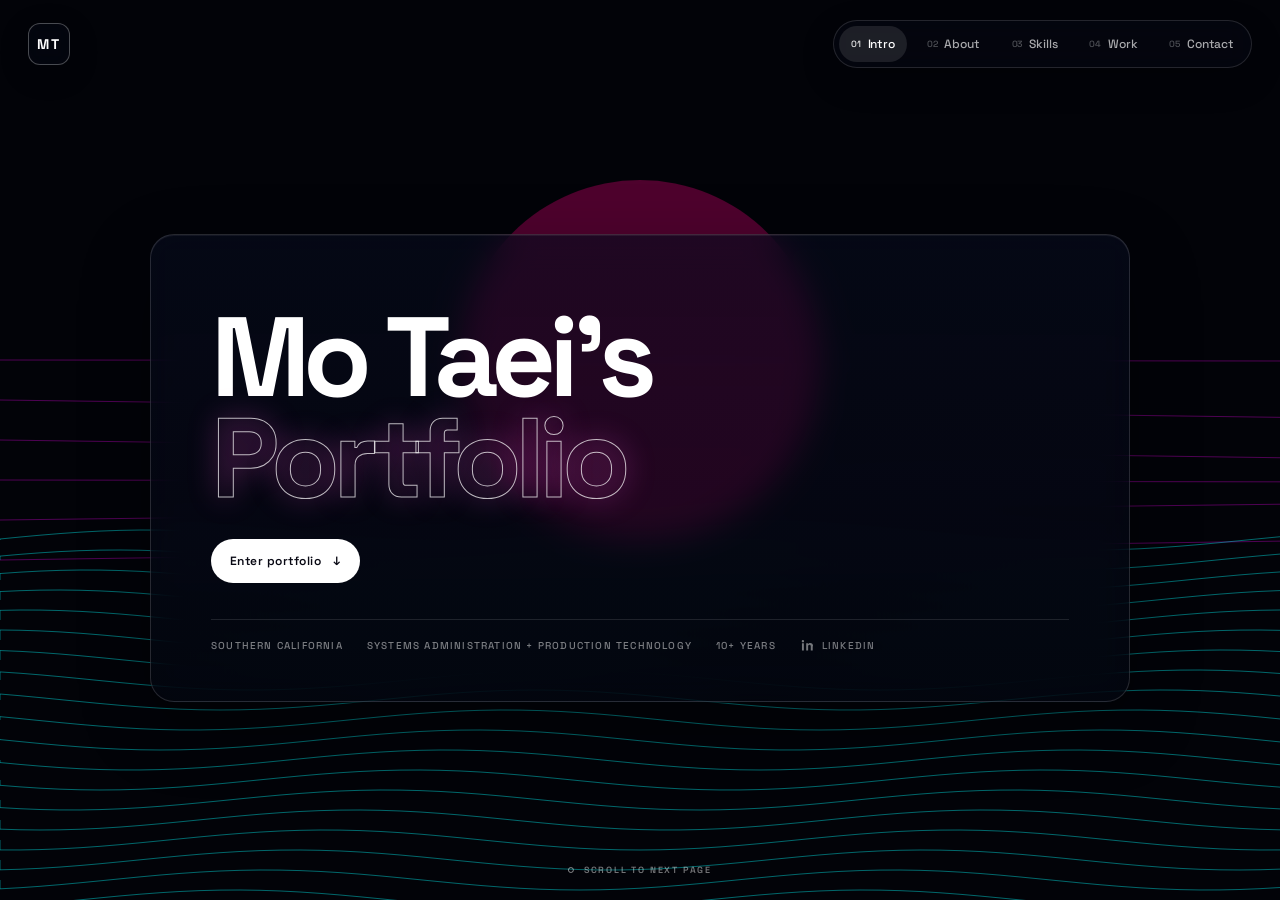
<file: index.html>
<!DOCTYPE html>
<html lang="en">
<head>
  <meta charset="UTF-8">
  <meta name="viewport" content="width=device-width, initial-scale=1.0, viewport-fit=cover">
  <meta name="theme-color" content="#03040b">
  <meta name="description" content="Mo Taei's portfolio. Systems administration, creative technology, and production infrastructure.">
  <link rel="icon" href="favicon.ico" type="image/x-icon">
  <title>Mo Taei | Portfolio</title>
  <link rel="preconnect" href="https://fonts.googleapis.com">
  <link rel="preconnect" href="https://fonts.gstatic.com" crossorigin>
  <link href="https://fonts.googleapis.com/css2?family=DM+Sans:wght@400;500;600;700&family=Space+Grotesk:wght@400;500;600;700&display=swap" rel="stylesheet">
  <link rel="stylesheet" href="styles.css">
</head>
<body>
  <nav class="nav" aria-label="Primary navigation">
    <a class="nav-brand" href="#intro" aria-label="Mo Taei home">MT</a>
    <div class="nav-pages">
      <a class="active" href="#intro"><span>01</span>Intro</a>
      <a href="#about"><span>02</span>About</a>
      <a href="#skills"><span>03</span>Skills</a>
      <a href="#portfolio"><span>04</span>Work</a>
      <a href="#contact"><span>05</span>Contact</a>
    </div>
  </nav>

  <main class="container">
    <section class="section hero-section" id="intro">
      <canvas class="bgCanvas" data-bgtype="retrowaveIntro"></canvas>
      <div class="hero-card glass-card">
        <h1>Mo Taei's<br><em>Portfolio</em></h1>
        <div class="hero-links">
          <a class="btn btn-primary" href="#about">Enter portfolio <span>↓</span></a>
        </div>
        <div class="hero-footer"><span>Southern California</span><span>Systems Administration + Production Technology</span><span>10+ years</span><a class="linkedin-mini" href="https://www.linkedin.com/in/mtaei" target="_blank" rel="noopener" aria-label="LinkedIn"><svg viewBox="0 0 24 24" aria-hidden="true"><path d="M6.2 8.2H3.1V20h3.1V8.2ZM4.65 3.1a1.9 1.9 0 1 0 0 3.8 1.9 1.9 0 0 0 0-3.8ZM20.9 13.1c0-3.55-1.9-5.2-4.45-5.2-2.05 0-2.95 1.13-3.46 1.92V8.2H9.9V20H13v-6.04c0-1.59.3-3.13 2.27-3.13 1.94 0 1.97 1.82 1.97 3.25V20h3.1l.01-6.9Z"/></svg><span>LinkedIn</span></a></div>
      </div>
      <div class="page-cue"><span></span>SCROLL TO NEXT PAGE</div>
    </section>

    <section class="section about-section" id="about">
      <canvas class="bgCanvas" data-bgtype="quarterNeonWaves"></canvas>
      <div class="content-wrap about-grid">
        <div class="about-card glass-card reveal">
          <h2>About</h2>
          <p>Technology operations professional with nearly a decade of IT and technical support experience, including 5 years supporting production at DreamWorks Animation and current experience in the game industry with Take-Two Interactive (2K Games &amp; Zynga).</p>
          <p>
          My work has supported production across major DreamWorks Animation features,
          including <strong>The Bad Guys</strong>, <strong>Puss in Boots: The Last Wish</strong>,
          <strong>Ruby Gillman: Teenage Kraken</strong>, <strong>Trolls Band Together</strong>,
          <strong>Orion and the Dark</strong>, <strong>Kung Fu Panda 4</strong>,
          <strong>The Wild Robot</strong>, and <strong>The Bad Guys 2</strong>.
          I also contributed to an internal early storyboard preview and review for
          <strong>Shrek 5</strong>.
          </p>
          <p></p>
        </div>
        <div class="resume-card glass-card reveal">
          <div class="card-header"><strong>RESUME</strong></div>
          <iframe title="Resume preview" src="https://drive.google.com/file/d/1kXZ4fRPHzwVYPoiwU6MdOH0JkMkgQlUK/preview"></iframe>
        </div>
      </div>
      <div class="page-cue"><span></span>SKILLS</div>
    </section>

    <section class="section skills-section" id="skills">
      <canvas class="bgCanvas" data-bgtype="storybookSky"></canvas>
      <div class="content-wrap">
        <div class="skills-top reveal">
          <div>
            <h2>Skills</h2>
          </div>
        </div>
        <div class="skills-grid reveal">
          <article class="skill-card"><div class="skill-icon">⌘</div><div><h3>Systems</h3><p>Linux · Windows · macOS · Group Policy · Patch Management · JAMF · SCCM</p></div></article>
          <article class="skill-card"><div class="skill-icon">&lt;/&gt;</div><div><h3>Automation</h3><p>Python · PowerShell · Bash · C++ · Scripting · Workflow optimization</p></div></article>
          <article class="skill-card"><div class="skill-icon cloud-mark">☁</div><div><h3>Cloud</h3><p>AWS · Azure · Cloud administration · Identity · Migrations</p></div></article>
          <article class="skill-card"><div class="skill-icon">✦</div><div><h3>Creative Tech</h3><p>Unreal Engine · Maya · Houdini · Photoshop · Premiere Pro</p></div></article>
          <article class="skill-card"><div class="skill-icon">◫</div><div><h3>Web</h3><p>HTML · CSS · JavaScript · Responsive UI · Interactive experiences</p></div></article>
          <article class="skill-card"><div class="skill-icon">▣</div><div><h3>Production</h3><p>Confluence · Jira · Video pipelines · Studio support · Incident response</p></div></article>
        </div>
      </div>
      <div class="page-cue"><span></span>WORK</div>
    </section>

    <section class="section portfolio-section" id="portfolio">
      <canvas class="bgCanvas work-gallery-canvas" data-bgtype="workGallery" aria-hidden="true"></canvas>
      <div class="work-exhibit">
        <div class="work-title reveal"><h2>Work</h2></div>
        <div class="screening-room reveal">
          <article class="screen-card">
            <div class="screen-frame">
              <div class="screen-media"><iframe title="Unreal project" src="https://www.youtube.com/embed/5TjLQM7S_hY" allowfullscreen></iframe></div>
            </div>
          </article>
          <article class="screen-card">
            <div class="screen-frame">
              <div class="screen-media"><iframe title="Unreal project" src="https://www.youtube.com/embed/Mz3if2iNJPg" allowfullscreen></iframe></div>
            </div>
          </article>
          <article class="screen-card">
            <div class="screen-frame">
              <div class="screen-media"><iframe title="Unreal project" src="https://www.youtube.com/embed/zhL6NqpCXuE" allowfullscreen></iframe></div>
            </div>
          </article>
        </div>
      </div>
      <div class="page-cue"><span></span>CONTACT</div>
    </section>

    <section class="section contact-section" id="contact">
      <canvas class="bgCanvas contact-gallery-canvas" data-bgtype="contactGallery" aria-hidden="true"></canvas>

      <div class="contact-scene" aria-hidden="true">
        <div class="contact-globe">
          <span class="globe-line globe-lat lat-a"></span>
          <span class="globe-line globe-lat lat-b"></span>
          <span class="globe-line globe-lat lat-c"></span>
          <span class="globe-line globe-lon lon-a"></span>
          <span class="globe-line globe-lon lon-b"></span>
          <span class="globe-line globe-lon lon-c"></span>
          <span class="globe-line globe-lon lon-d"></span>
          <i class="globe-pulse"></i>
        </div>
        <div class="contact-ring contact-ring-a"></div>
        <div class="contact-ring contact-ring-b"></div>
        <div class="contact-ring contact-ring-c"></div>
        <div class="contact-beam contact-beam-a"></div>
        <div class="contact-beam contact-beam-b"></div>
      </div>

      <div class="content-wrap contact-grid contact-grid-v2">
        <div class="contact-card glass-card reveal">
          <div class="contact-orbit" aria-hidden="true"><span></span><span></span><span></span></div>
          <h2>Contact</h2>
          <p class="contact-lede">Systems, production technology, interactive work, and the infrastructure behind creative teams.</p>

          <div class="contact-links">
            <a href="mailto:mtaei@icloud.com">
              <span>EMAIL</span><strong>mtaei@icloud.com</strong><b>↗</b>
            </a>
            <a href="tel:+19495477659">
              <span>PHONE</span><strong>+1 (949) 547-7659</strong><b>↗</b>
            </a>
            <a href="https://www.linkedin.com/in/mtaei" target="_blank" rel="noopener">
              <span>LINKEDIN</span><strong>linkedin.com/in/mtaei</strong><b>↗</b>
            </a>
          </div>
        </div>

        <div class="map-card glass-card reveal">
          <div class="map-frame">
            <iframe title="Map of Southern California" src="https://maps.google.com/maps?q=San%20Clemente%2C%20CA&t=&z=9&ie=UTF8&iwloc=&output=embed"></iframe>
            <div class="map-vignette"></div>
          </div>
        </div>
      </div>
    </section>

    <section class="section easter-section" id="easteregg" aria-label="Easter egg">
      <canvas id="tunnelCanvas"></canvas>
      <div class="egg-banner" role="group" aria-label="Tunnel speed controls">
        <button type="button" data-tunnel-control="slow" aria-label="Make the tunnel slower">← SLOWER</button>
        <span aria-hidden="true">SPEED</span>
        <button type="button" data-tunnel-control="fast" aria-label="Make the tunnel faster">FASTER →</button>
      </div>
    </section>
  </main>
  <script src="script.js"></script>
</body>
</html>
</file>
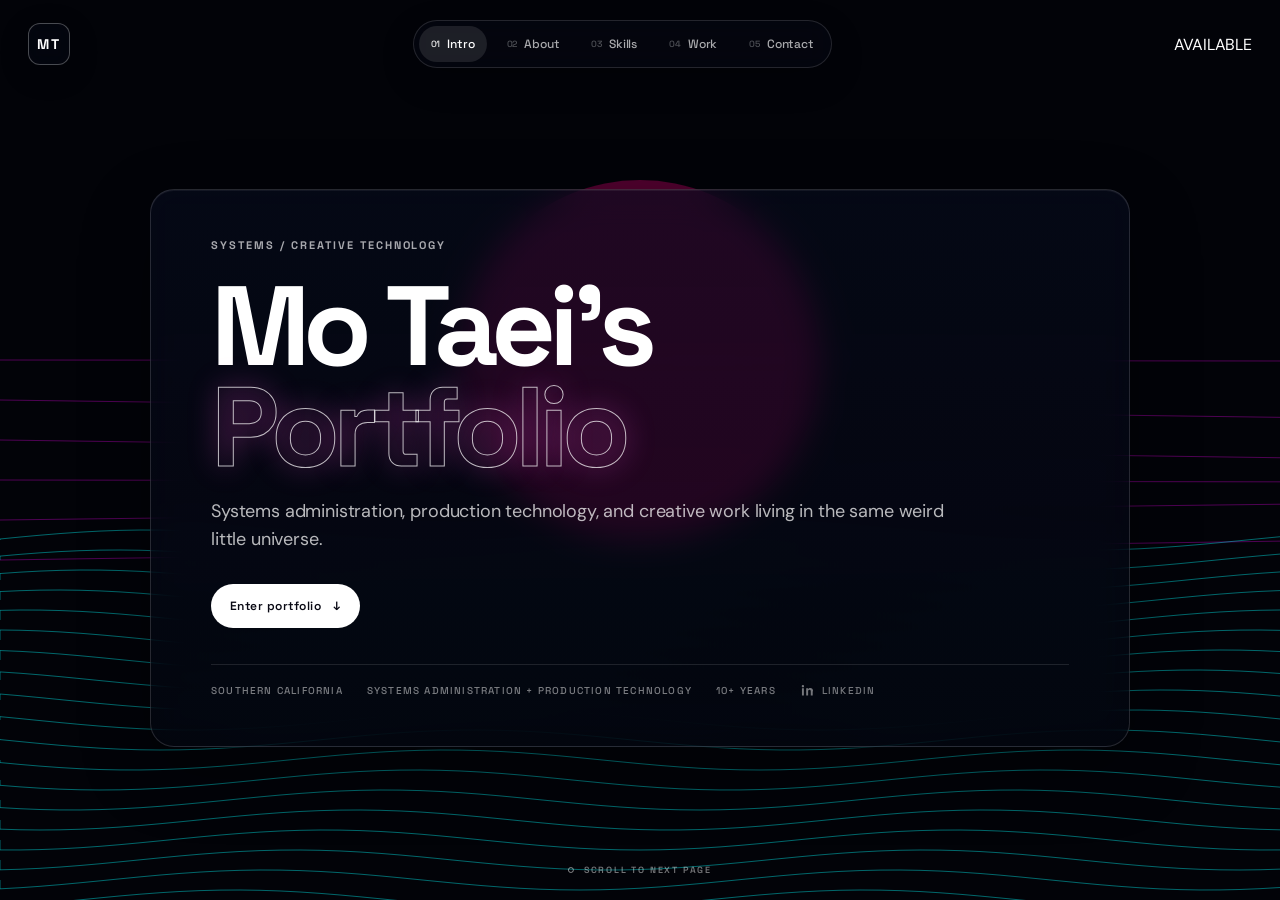
<file: index_backup.html>
<!DOCTYPE html>
<html lang="en">
<head>
  <meta charset="UTF-8">
  <meta name="viewport" content="width=device-width, initial-scale=1.0, viewport-fit=cover">
  <meta name="theme-color" content="#03040b">
  <meta name="description" content="Mo Taei's portfolio. Systems administration, creative technology, and production infrastructure.">
  <link rel="icon" href="favicon.ico" type="image/x-icon">
  <title>Mo Taei | Portfolio</title>
  <link rel="preconnect" href="https://fonts.googleapis.com">
  <link rel="preconnect" href="https://fonts.gstatic.com" crossorigin>
  <link href="https://fonts.googleapis.com/css2?family=DM+Sans:wght@400;500;600;700&family=Space+Grotesk:wght@400;500;600;700&display=swap" rel="stylesheet">
  <link rel="stylesheet" href="styles.css">
</head>
<body>
  <nav class="nav" aria-label="Primary navigation">
    <a class="nav-brand" href="#intro" aria-label="Mo Taei home">MT</a>
    <div class="nav-pages">
      <a class="active" href="#intro"><span>01</span>Intro</a>
      <a href="#about"><span>02</span>About</a>
      <a href="#skills"><span>03</span>Skills</a>
      <a href="#portfolio"><span>04</span>Work</a>
      <a href="#contact"><span>05</span>Contact</a>
    </div>
    <div class="nav-status"><span class="status-dot"></span> AVAILABLE</div>
  </nav>

  <main class="container">
    <section class="section hero-section" id="intro">
      <canvas class="bgCanvas" data-bgtype="retrowaveIntro"></canvas>
      <div class="hero-card glass-card">
        <div class="eyebrow">SYSTEMS / CREATIVE TECHNOLOGY</div>
        <h1>Mo Taei's<br><em>Portfolio</em></h1>
        <p>Systems administration, production technology, and creative work living in the same weird little universe.</p>
        <div class="hero-links">
          <a class="btn btn-primary" href="#about">Enter portfolio <span>↓</span></a>
        </div>
        <div class="hero-footer"><span>Southern California</span><span>Systems Administration + Production Technology</span><span>10+ years</span><a class="linkedin-mini" href="https://www.linkedin.com/in/mtaei" target="_blank" rel="noopener" aria-label="LinkedIn"><svg viewBox="0 0 24 24" aria-hidden="true"><path d="M6.2 8.2H3.1V20h3.1V8.2ZM4.65 3.1a1.9 1.9 0 1 0 0 3.8 1.9 1.9 0 0 0 0-3.8ZM20.9 13.1c0-3.55-1.9-5.2-4.45-5.2-2.05 0-2.95 1.13-3.46 1.92V8.2H9.9V20H13v-6.04c0-1.59.3-3.13 2.27-3.13 1.94 0 1.97 1.82 1.97 3.25V20h3.1l.01-6.9Z"/></svg><span>LinkedIn</span></a></div>
      </div>
      <div class="page-cue"><span></span>SCROLL TO NEXT PAGE</div>
    </section>

    <section class="section about-section" id="about">
      <canvas class="bgCanvas" data-bgtype="quarterNeonWaves"></canvas>
      <div class="content-wrap about-grid">
        <div class="about-card glass-card reveal">
          <h2>About</h2>
          <p>Technology operations professional with nearly a decade of IT and technical support experience, including 5 years supporting production at DreamWorks Animation and current experience in the game industry with Take-Two Interactive (2K Games &amp; Zynga).</p>
          <p>My work lives where infrastructure, automation, and creative production overlap: Windows, macOS, Linux, studio systems, migrations, endpoint management, incident response, and production tools.</p>
        </div>
        <div class="resume-card glass-card reveal">
          <div class="card-header"><strong>RESUME</strong></div>
          <iframe title="Resume preview" src="https://drive.google.com/file/d/1kXZ4fRPHzwVYPoiwU6MdOH0JkMkgQlUK/preview"></iframe>
        </div>
      </div>
      <div class="page-cue"><span></span>SKILLS</div>
    </section>

    <section class="section skills-section" id="skills">
      <canvas class="bgCanvas" data-bgtype="storybookSky"></canvas>
      <div class="content-wrap">
        <div class="skills-top reveal">
          <div>
            <h2>Skills</h2>
          </div>
        </div>
        <div class="skills-grid reveal">
          <article class="skill-card"><div class="skill-icon">⌘</div><div><h3>Systems</h3><p>Linux · Windows · macOS · Group Policy · Patch Management · JAMF · SCCM</p><div class="skill-tags"><span>ENDPOINTS</span><span>INFRA</span><span>SUPPORT</span></div></div></article>
          <article class="skill-card"><div class="skill-icon">&lt;/&gt;</div><div><h3>Automation</h3><p>Python · PowerShell · Bash · C++ · Scripting · Workflow optimization</p><div class="skill-tags"><span>PYTHON</span><span>PS</span><span>BASH</span></div></div></article>
          <article class="skill-card"><div class="skill-icon cloud-mark">☁</div><div><h3>Cloud</h3><p>AWS · Azure · Cloud administration · Identity · Migrations</p><div class="skill-tags"><span>AWS</span><span>AZURE</span><span>IDENTITY</span></div></div></article>
          <article class="skill-card"><div class="skill-icon">✦</div><div><h3>Creative Tech</h3><p>Unreal Engine · Maya · Houdini · Photoshop · Premiere Pro</p><div class="skill-tags"><span>UE</span><span>MAYA</span><span>HOUDINI</span></div></div></article>
          <article class="skill-card"><div class="skill-icon">◫</div><div><h3>Web</h3><p>HTML · CSS · JavaScript · Responsive UI · Interactive experiences</p><div class="skill-tags"><span>HTML</span><span>CSS</span><span>JS</span></div></div></article>
          <article class="skill-card"><div class="skill-icon">▣</div><div><h3>Production</h3><p>Confluence · Jira · Video pipelines · Studio support · Incident response</p><div class="skill-tags"><span>JIRA</span><span>TOOLS</span><span>OPS</span></div></div></article>
        </div>
      </div>
      <div class="page-cue"><span></span>WORK</div>
    </section>

    <section class="section portfolio-section" id="portfolio">
      <div class="work-glow work-glow-a" aria-hidden="true"></div>
      <div class="work-glow work-glow-b" aria-hidden="true"></div>
      <div class="portfolio-wrap work-exhibit">
        <div class="work-title reveal"><h2>Work</h2></div>
        <div class="work-rail reveal">
          <article class="work-piece work-piece-main">
            <div class="work-media"><iframe title="Environment Unreal project" src="https://www.youtube.com/embed/5TjLQM7S_hY" allowfullscreen></iframe></div>
            <div class="work-copy"><h3>Environment</h3></div>
          </article>
          <article class="work-piece">
            <div class="work-media"><iframe title="Creative pipeline project" src="https://www.youtube.com/embed/Mz3if2iNJPg" allowfullscreen></iframe></div>
            <div class="work-copy"><h3>Creative Pipeline</h3></div>
          </article>
          <article class="work-piece">
            <div class="work-media"><iframe title="Technical experiment project" src="https://www.youtube.com/embed/zhL6NqpCXuE" allowfullscreen></iframe></div>
            <div class="work-copy"><h3>Technical Experiment</h3></div>
          </article>
        </div>
      </div>
      <div class="page-cue"><span></span>CONTACT</div>
    </section>

    <section class="section contact-section" id="contact">
      <canvas class="bgCanvas" data-bgtype="floatingPolys"></canvas>
      <div class="content-wrap contact-grid">
        <div class="contact-card glass-card reveal">
          <div class="contact-orbit" aria-hidden="true"><span></span><span></span><span></span></div>
          <h2>Contact</h2>
          <p class="contact-lede">Southern California · systems, production technology, and creative tooling.</p>
          <div class="contact-links">
            <a href="mailto:mtaei@icloud.com"><span>EMAIL</span><strong>mtaei@icloud.com</strong>↗</a>
            <a href="tel:+19495477659"><span>PHONE</span><strong>+1 (949) 547-7659</strong>↗</a>
            <a href="https://www.linkedin.com/in/mtaei" target="_blank" rel="noopener"><span>LINKEDIN</span><strong>linkedin.com/in/mtaei</strong>↗</a>
          </div>
        </div>
        <div class="map-card glass-card reveal">
          <div class="card-header"><strong>SOUTHERN CALIFORNIA</strong><span>BASE</span></div>
          <iframe title="Map of Los Angeles" src="https://maps.google.com/maps?q=Los%20Angeles&t=&z=10&ie=UTF8&iwloc=&output=embed"></iframe>
          <div class="map-note"><span></span> OPEN TO INTERESTING WORK</div>
        </div>
      </div>
    </section>

    <section class="section easter-section" id="easteregg" aria-label="Easter egg">
      <canvas id="tunnelCanvas"></canvas>
      <div class="egg-panel">
        <div class="egg-kicker">BONUS / HIDDEN</div>
        <div class="egg-signal" aria-hidden="true"><i></i><i></i><i></i><i></i></div>
        <p>LEFT / RIGHT TO CHANGE SPEED</p>
        <div class="egg-touch" aria-hidden="true">
          <button type="button" data-tunnel-control="slow" aria-label="Slow down">−</button>
          <button type="button" data-tunnel-control="fast" aria-label="Speed up">+</button>
        </div>
      </div>
    </section>
  </main>
  <script src="script.js"></script>
</body>
</html>
</file>
<file: styles.css>
*{margin:0;padding:0;box-sizing:border-box}
html,body{width:100%;height:100%;overflow:hidden;background:#03040b;color:#fff;font-family:'DM Sans',system-ui,sans-serif}
body{letter-spacing:-.01em}
a{color:inherit;text-decoration:none}
.container{height:100vh;width:100%;scroll-snap-type:y mandatory;overflow-y:auto;scroll-behavior:smooth}
.container::-webkit-scrollbar{width:7px}.container::-webkit-scrollbar-track{background:rgba(0,0,0,.2)}.container::-webkit-scrollbar-thumb{background:rgba(255,255,255,.2);border-radius:99px}
.section{position:relative;width:100vw;height:100vh;min-height:100vh;scroll-snap-align:start;display:flex;align-items:center;justify-content:center;overflow:hidden}
.bgCanvas{position:absolute;inset:0;width:100%;height:100%;z-index:0}
.nav{position:fixed;left:28px;right:28px;top:20px;z-index:50;height:48px;display:flex;align-items:center;justify-content:space-between;pointer-events:none}
.nav>*{pointer-events:auto}.nav-brand{width:42px;height:42px;border:1px solid rgba(255,255,255,.28);display:grid;place-items:center;border-radius:12px;background:rgba(6,10,24,.45);backdrop-filter:blur(14px);font:700 14px 'Space Grotesk',sans-serif;letter-spacing:.12em;box-shadow:0 8px 30px rgba(0,0,0,.2)}
.nav-pages{display:flex;gap:8px;padding:5px;background:rgba(7,10,23,.45);border:1px solid rgba(255,255,255,.13);border-radius:999px;backdrop-filter:blur(14px);box-shadow:0 12px 35px rgba(0,0,0,.2)}
.nav-pages a{font:500 12px 'Space Grotesk',sans-serif;color:rgba(255,255,255,.66);padding:10px 12px;border-radius:999px;transition:.25s ease;display:flex;gap:7px;align-items:center}.nav-pages a span{opacity:.45;font-size:9px}.nav-pages a:hover,.nav-pages a.active{background:rgba(255,255,255,.1);color:#fff}.nav-pages a.active span{opacity:.9}

.content-wrap{position:relative;z-index:2;width:min(1200px,90vw)}
.glass-card{background:linear-gradient(180deg,rgba(7,11,29,.66),rgba(4,6,17,.58));border:1px solid rgba(255,255,255,.14);box-shadow:0 24px 70px rgba(0,0,0,.32),inset 0 1px 0 rgba(255,255,255,.06);backdrop-filter:blur(16px);-webkit-backdrop-filter:blur(16px);border-radius:24px}
.hero-card{width:min(720px,82vw);padding:44px 48px;position:relative;z-index:3;transform:translateY(2vh)}
.eyebrow,.section-kicker{font:700 11px 'Space Grotesk',sans-serif;letter-spacing:.18em;text-transform:uppercase;color:rgba(255,255,255,.65)}.eyebrow{display:flex;gap:10px;align-items:center}.eyebrow span{color:#ff65dc}.hero-card h1{font:700 clamp(4rem,7.5vw,7.4rem)/.9 'Space Grotesk',sans-serif;letter-spacing:-.06em;margin:24px 0 20px}.hero-card h1 em,.skills-top h2 em,.about-card h2 em,.portfolio-heading h2 em,.contact-card h2 em{font-style:normal;color:transparent;-webkit-text-stroke:1px rgba(255,255,255,.72);text-shadow:0 0 30px rgba(255,80,215,.26)}
.hero-card p{font-size:18px;line-height:1.55;color:rgba(255,255,255,.72);max-width:590px}.hero-links{display:flex;gap:12px;margin-top:30px}.btn{padding:13px 18px;border-radius:999px;font:600 12px 'Space Grotesk',sans-serif;letter-spacing:.04em;display:inline-flex;gap:12px;align-items:center;border:1px solid rgba(255,255,255,.16)}.btn-primary{background:#fff;color:#090914}.btn-ghost{background:rgba(255,255,255,.07)}
.hero-footer{margin-top:36px;padding-top:18px;border-top:1px solid rgba(255,255,255,.11);display:flex;gap:24px;flex-wrap:wrap;font:500 10px 'Space Grotesk',sans-serif;letter-spacing:.12em;text-transform:uppercase;color:rgba(255,255,255,.48)}
.page-cue{position:absolute;bottom:24px;left:50%;transform:translateX(-50%);z-index:5;font:600 9px 'Space Grotesk',sans-serif;letter-spacing:.2em;color:rgba(255,255,255,.45);display:flex;gap:10px;align-items:center}.page-cue span{width:6px;height:6px;border-radius:50%;border:1px solid rgba(255,255,255,.5)}
.about-grid{display:grid;grid-template-columns:.8fr 1.2fr;gap:24px;align-items:stretch}.about-card{padding:40px}.about-card h2,.contact-card h2{font:700 clamp(2.8rem,4.7vw,5rem)/.94 'Space Grotesk',sans-serif;letter-spacing:-.05em;margin:18px 0 24px}.about-card p,.contact-card p{font-size:16px;line-height:1.65;color:rgba(255,255,255,.7);margin-top:12px}.text-link{display:inline-flex;gap:9px;margin-top:26px;padding-bottom:5px;border-bottom:1px solid rgba(255,255,255,.35);font:600 12px 'Space Grotesk',sans-serif;text-transform:uppercase;letter-spacing:.08em}
.resume-card{min-height:70vh;overflow:hidden;padding:0}.card-header{height:48px;padding:0 18px;display:flex;justify-content:space-between;align-items:center;border-bottom:1px solid rgba(255,255,255,.1);font:600 10px 'Space Grotesk',sans-serif;letter-spacing:.12em;color:rgba(255,255,255,.52)}.resume-card iframe{display:block;border:0;width:100%;height:calc(70vh - 48px);min-height:560px;background:#121212}
.skills-top{display:flex;align-items:end;justify-content:space-between;gap:40px;margin-bottom:28px}.skills-top h2,.portfolio-heading h2{font:700 clamp(3rem,5vw,5.5rem)/.92 'Space Grotesk',sans-serif;letter-spacing:-.055em;margin-top:12px}.skills-top>p,.portfolio-heading>p{max-width:420px;color:rgba(255,255,255,.68);font-size:16px;line-height:1.5}.skills-grid{display:grid;grid-template-columns:repeat(3,1fr);gap:12px}.skill-card{padding:22px 20px;border:1px solid rgba(255,255,255,.14);border-radius:18px;background:rgba(10,15,26,.6);backdrop-filter:blur(10px);min-height:142px;display:flex;gap:18px;box-shadow:0 10px 35px rgba(0,0,0,.15)}.skill-index{font:700 10px 'Space Grotesk',sans-serif;letter-spacing:.13em;color:#ffe26c;padding-top:3px}.skill-card h3{font:600 19px 'Space Grotesk',sans-serif;margin-bottom:8px}.skill-card p{font-size:13px;line-height:1.5;color:rgba(255,255,255,.62)}
.portfolio-wrap{width:min(1250px,92vw)}.portfolio-heading{display:flex;align-items:end;justify-content:space-between;gap:30px;margin-bottom:22px}.portfolio-grid{display:grid;grid-template-columns:1.45fr 1fr;gap:14px}.project-card{border:1px solid rgba(255,255,255,.13);background:rgba(8,6,18,.72);border-radius:20px;overflow:hidden;box-shadow:0 20px 60px rgba(0,0,0,.3);backdrop-filter:blur(10px)}.project-wide{grid-row:span 2}.project-media{aspect-ratio:16/9;background:#000}.project-media iframe{width:100%;height:100%;border:0;display:block}.project-info{display:flex;align-items:center;justify-content:space-between;padding:15px 17px;border-top:1px solid rgba(255,255,255,.1)}.project-info div{display:flex;align-items:center;gap:11px}.project-info span{font:600 9px 'Space Grotesk',sans-serif;letter-spacing:.12em;color:rgba(255,255,255,.45)}.project-info h3{font:600 15px 'Space Grotesk',sans-serif;color:#fff}
.contact-grid{display:grid;grid-template-columns:1fr 1.25fr;gap:24px;align-items:stretch}.contact-card{padding:40px}.contact-links{margin-top:26px;display:grid;gap:0}.contact-links a{display:grid;grid-template-columns:90px 1fr auto;align-items:center;padding:14px 0;border-top:1px solid rgba(255,255,255,.1);font-size:13px}.contact-links span{font:600 9px 'Space Grotesk',sans-serif;letter-spacing:.12em;color:rgba(255,255,255,.42)}.contact-links strong{font:600 14px 'Space Grotesk',sans-serif}.map-card{overflow:hidden;position:relative;padding:0}.map-card iframe{width:100%;height:100%;min-height:420px;border:0;display:block;filter:saturate(.55) contrast(1.08)}.map-note{position:absolute;left:18px;bottom:18px;background:rgba(6,8,18,.75);border:1px solid rgba(255,255,255,.14);padding:10px 12px;border-radius:999px;font:600 9px 'Space Grotesk',sans-serif;letter-spacing:.13em;backdrop-filter:blur(10px)}.map-note span{display:inline-block;width:6px;height:6px;border-radius:50%;background:#ffe66b;margin-right:8px;box-shadow:0 0 10px #ffe66b}
.easter-section{background:#020208}.easter-section canvas{position:absolute;inset:0;width:100%;height:100%}.egg-panel{position:relative;z-index:2;width:min(650px,85vw);text-align:center;padding:34px 32px;border:1px solid rgba(255,50,220,.38);background:rgba(10,0,20,.54);backdrop-filter:blur(10px);border-radius:22px;box-shadow:0 0 60px rgba(255,0,220,.12)}.egg-panel h2{font:700 clamp(2.8rem,5vw,5rem)/.9 'Space Grotesk',sans-serif;margin:14px 0}.egg-panel p{color:rgba(255,255,255,.68);line-height:1.6}.reveal{opacity:0;transform:translateY(18px);transition:opacity .7s ease,transform .7s ease}.reveal.visible{opacity:1;transform:none}
@media(max-width:900px){.nav{left:14px;right:14px}.nav-pages a{padding:8px 9px}.nav-pages a span{display:none}.hero-card{padding:34px 28px}.about-grid,.contact-grid{grid-template-columns:1fr}.resume-card{min-height:60vh}.resume-card iframe{height:58vh;min-height:420px}.skills-top,.portfolio-heading{display:block}.skills-top>p,.portfolio-heading>p{margin-top:12px}.skills-grid{grid-template-columns:repeat(2,1fr)}.portfolio-grid{grid-template-columns:1fr}.project-wide{grid-row:auto}.map-card iframe{min-height:360px}}
@media(max-width:620px){.nav-brand{display:none}.nav-pages{width:100%;justify-content:space-between}.nav-pages a{flex:1;justify-content:center;font-size:10px}.hero-card h1{font-size:3.5rem}.hero-card p{font-size:15px}.hero-footer{gap:12px}.about-card,.contact-card{padding:28px}.skills-grid{grid-template-columns:1fr}.skill-card{min-height:125px}.page-cue{display:none}.portfolio-heading h2{font-size:3rem}}

/* --- Refinement pass --- */
.eyebrow{gap:0}
.hero-card{width:min(980px,88vw);padding:48px 60px;}
.hero-card h1{font-size:clamp(4.8rem,8.8vw,8.5rem);}
.hero-card p{max-width:760px}
.hero-footer{align-items:center}
.linkedin-mini{display:inline-flex;align-items:center;gap:7px;color:rgba(255,255,255,.46);transition:.25s ease}
.linkedin-mini svg{width:15px;height:15px;fill:currentColor}
.linkedin-mini:hover{color:rgba(255,255,255,.86)}
.btn-ghost{display:none}
.about-card h2,.contact-card h2{font-size:clamp(4rem,6vw,6.3rem)}
.about-card h2{margin-bottom:28px}
.skills-top{margin-bottom:30px}
.skills-top h2{font-size:clamp(4rem,6vw,6.3rem);margin-top:8px}
.skills-grid{grid-template-columns:repeat(3,1fr);gap:16px}
.skill-card{position:relative;overflow:hidden;min-height:165px;padding:24px;background:linear-gradient(145deg,rgba(12,17,35,.82),rgba(8,11,27,.52));border-color:rgba(255,255,255,.11);transition:transform .25s ease,border-color .25s ease,background .25s ease}
.skill-card::before{content:"";position:absolute;width:150px;height:150px;right:-55px;top:-65px;border:1px solid rgba(255,230,108,.14);border-radius:50%;box-shadow:0 0 60px rgba(255,208,86,.05)}
.skill-card:hover{transform:translateY(-6px);border-color:rgba(255,225,108,.28);background:linear-gradient(145deg,rgba(18,23,48,.9),rgba(8,11,27,.62))}
.skill-icon{width:42px;height:42px;display:grid;place-items:center;flex:none;border-radius:12px;background:linear-gradient(145deg,rgba(255,255,255,.12),rgba(255,255,255,.04));border:1px solid rgba(255,255,255,.14);color:#ffe66b;font:700 17px 'Space Grotesk',sans-serif;box-shadow:inset 0 1px 0 rgba(255,255,255,.08),0 8px 25px rgba(0,0,0,.14)}
.cloud-mark{font-size:20px}
.skill-card>div:last-child{flex:1}
.skill-card h3{font-size:20px}
.skill-card p{font-size:13px;color:rgba(255,255,255,.66)}
.skill-tags{display:flex;flex-wrap:wrap;gap:6px;margin-top:14px}
.skill-tags span,.project-ribbon span{font:700 8px 'Space Grotesk',sans-serif;letter-spacing:.13em;color:rgba(255,255,255,.47);border:1px solid rgba(255,255,255,.1);padding:5px 7px;border-radius:999px}
.portfolio-section{align-items:center}
.portfolio-wrap{width:min(1320px,92vw)}
.portfolio-heading{margin-bottom:24px}
.portfolio-heading h2{font-size:clamp(3.8rem,5.8vw,6.2rem)}
.portfolio-heading>p{max-width:360px}
.portfolio-grid{grid-template-columns:1.35fr 1fr;grid-template-rows:auto auto;gap:16px}
.project-card{position:relative;border-radius:24px;background:rgba(7,7,17,.76);border-color:rgba(255,255,255,.14);transition:transform .3s ease,border-color .3s ease,box-shadow .3s ease}
.project-card:hover{transform:translateY(-5px);border-color:rgba(255,106,222,.34);box-shadow:0 25px 80px rgba(0,0,0,.38)}
.project-wide{grid-row:span 2}
.project-ribbon{position:absolute;z-index:3;top:12px;left:12px;display:flex;gap:6px}
.project-ribbon span{background:rgba(7,9,20,.72);backdrop-filter:blur(10px);color:rgba(255,255,255,.67)}
.project-info{align-items:flex-end;padding:18px 19px 20px}
.project-info div{display:block}
.project-info h3{font-size:17px;margin-bottom:5px}
.project-info p{font-size:12px;line-height:1.45;color:rgba(255,255,255,.5);max-width:460px}
.project-arrow{width:34px;height:34px;border-radius:50%;display:grid!important;place-items:center;background:rgba(255,255,255,.08);color:#fff!important;font-size:16px!important;letter-spacing:0!important}
.contact-section .contact-card{background:rgba(6,8,18,.42);border-color:rgba(255,255,255,.12)}
.contact-card h2{margin-bottom:22px}
.contact-card p{max-width:430px}
.contact-links a{transition:.25s ease;padding:16px 0}
.contact-links a:hover{padding-left:7px;color:#fff}
.map-card{border-radius:28px}
.map-note{display:none}
.easter-section{background:#010106}
.egg-panel{background:rgba(8,0,17,.35);border-color:rgba(255,70,230,.26);box-shadow:0 0 100px rgba(255,0,220,.10)}

@media(max-width:900px){
  .hero-card{padding:36px 32px}
  .hero-card h1{font-size:clamp(3.7rem,12vw,6rem)}
  .skills-grid{grid-template-columns:repeat(2,1fr)}
  .portfolio-grid{grid-template-columns:1fr}
  .project-wide{grid-row:auto}
}
@media(max-width:620px){
  .hero-card{width:91vw;padding:30px 24px}
  .hero-card h1{font-size:3.65rem}
  .hero-footer{display:grid;grid-template-columns:1fr 1fr;gap:10px}
  .linkedin-mini{grid-column:1/-1}
  .skills-grid{grid-template-columns:1fr}
  .portfolio-heading h2{font-size:3.5rem}
}

/* =========================================================
   ART-DIRECTION PASS 03
   Darker sky, slower atmosphere, rebuilt Work + Contact,
   minimal Easter egg, mobile-first controls.
   ========================================================= */

/* Keep page typography from repeating the same eyebrow + title twice. */
.about-card h2,
.skills-top h2,
.contact-card h2,
.portfolio-heading h2{margin-top:0}

/* --- Skills: lighthouse-at-night mood --- */
.skills-section{background:#070811}
.skills-top{margin-bottom:34px}
.skills-top h2{font-size:clamp(4.4rem,7vw,7rem);line-height:.88;letter-spacing:-.065em;text-shadow:0 12px 55px rgba(0,0,0,.28)}
.skill-card{min-height:172px;background:linear-gradient(145deg,rgba(8,12,28,.86),rgba(17,13,34,.76));border-color:rgba(255,255,255,.08);box-shadow:0 18px 48px rgba(0,0,0,.25)}
.skill-card::after{content:"";position:absolute;inset:auto -20% -55% -20%;height:80px;background:radial-gradient(ellipse,rgba(255,218,104,.10),transparent 62%);pointer-events:none}
.skill-icon{background:rgba(15,18,37,.9);border-color:rgba(255,221,116,.16);box-shadow:inset 0 1px 0 rgba(255,255,255,.06),0 10px 28px rgba(0,0,0,.28)}

/* --- Work: turn it into a curated exhibit, not a blog grid --- */
.portfolio-section{background:#07030c}
.portfolio-section .bgCanvas{opacity:.72}
.portfolio-wrap{width:min(1400px,94vw)}
.portfolio-heading{display:flex;align-items:flex-end;justify-content:space-between;margin-bottom:30px;gap:40px}
.portfolio-heading h2{font-size:clamp(5rem,10vw,10rem);line-height:.78;letter-spacing:-.08em}
.work-subtitle{display:flex;gap:8px;flex-wrap:wrap;max-width:430px;justify-content:flex-end;margin-bottom:8px}
.work-subtitle span{padding:8px 10px;border:1px solid rgba(255,255,255,.13);border-radius:999px;background:rgba(7,4,18,.58);backdrop-filter:blur(10px);font:700 8px 'Space Grotesk',sans-serif;letter-spacing:.16em;color:rgba(255,255,255,.52)}
.portfolio-grid{grid-template-columns:1.55fr .85fr;grid-template-rows:1fr 1fr;gap:18px;align-items:stretch}
.project-card{border-radius:28px;background:rgba(4,4,11,.78);border-color:rgba(255,255,255,.11);box-shadow:0 24px 90px rgba(0,0,0,.38);}
.project-card::before{content:"";position:absolute;inset:0;background:linear-gradient(140deg,rgba(255,255,255,.035),transparent 38%,rgba(255,55,220,.055));pointer-events:none}
.project-wide{grid-row:1 / span 2}
.project-wide .project-media{height:100%;min-height:0;aspect-ratio:auto}
.project-wide .project-info{position:absolute;left:0;right:0;bottom:0;z-index:4;background:linear-gradient(180deg,transparent,rgba(4,4,10,.94) 28%);padding:76px 24px 24px;border-top:0}
.project-accent .project-media{aspect-ratio:16/10}
.project-info h3{font-size:18px;letter-spacing:-.025em}
.project-info p{font-size:12px;max-width:520px}
.project-ribbon{top:16px;left:16px}
.project-ribbon span{background:rgba(5,6,14,.72);border-color:rgba(255,255,255,.12)}
.project-arrow{background:rgba(255,255,255,.10);border:1px solid rgba(255,255,255,.08)}
.project-card:hover .project-arrow{background:#fff;color:#0a0710!important;transform:translate(2px,-2px)}

/* --- Contact: make it feel like a terminal / signal room --- */
.contact-section{background:#04050a}
.contact-section .bgCanvas{opacity:.5}
.contact-grid{width:min(1280px,92vw);grid-template-columns:.95fr 1.35fr;gap:18px;align-items:stretch}
.contact-card{min-height:560px;padding:52px;overflow:hidden;position:relative;background:linear-gradient(145deg,rgba(8,12,24,.87),rgba(4,7,15,.70));border-color:rgba(255,255,255,.09)}
.contact-card::before{content:"";position:absolute;inset:-35% -10% auto auto;width:360px;height:360px;border:1px solid rgba(255,225,107,.12);border-radius:50%;box-shadow:0 0 100px rgba(255,205,84,.05);pointer-events:none}
.contact-card::after{content:"";position:absolute;left:0;right:0;bottom:0;height:180px;background:linear-gradient(180deg,transparent,rgba(120,50,255,.08));pointer-events:none}
.contact-card h2{position:relative;z-index:2;font-size:clamp(4.6rem,7vw,7.4rem);margin-bottom:16px}
.contact-lede{position:relative;z-index:2;font-size:16px!important;max-width:430px!important;color:rgba(255,255,255,.58)!important}
.contact-links{position:relative;z-index:2;margin-top:42px}
.contact-links a{grid-template-columns:95px 1fr auto;padding:18px 0;border-color:rgba(255,255,255,.08)}
.contact-links strong{font-size:15px}
.contact-orbit{position:absolute;right:46px;top:55px;width:92px;height:92px;border:1px solid rgba(255,220,90,.18);border-radius:50%;transform:rotate(-18deg)}
.contact-orbit::before,.contact-orbit::after{content:"";position:absolute;inset:14px;border:1px solid rgba(255,255,255,.10);border-radius:50%}
.contact-orbit::after{inset:44px;border-color:rgba(255,221,105,.24)}
.contact-orbit span{position:absolute;width:5px;height:5px;background:#ffe26c;border-radius:50%;box-shadow:0 0 15px rgba(255,226,108,.8)}
.contact-orbit span:nth-child(1){left:13px;top:18px}.contact-orbit span:nth-child(2){right:9px;top:44px}.contact-orbit span:nth-child(3){left:39px;bottom:8px}
.contact-orbit span:nth-child(4){left:8px;bottom:25px}
.map-card{min-height:560px;background:rgba(7,8,15,.7);border-color:rgba(255,255,255,.09)}
.map-card::after{content:"SC / 33.62°N 117.18°W";position:absolute;right:18px;bottom:18px;padding:9px 11px;border:1px solid rgba(255,255,255,.12);border-radius:999px;background:rgba(4,6,12,.78);backdrop-filter:blur(10px);font:700 8px 'Space Grotesk',sans-serif;letter-spacing:.13em;color:rgba(255,255,255,.46)}
.map-card iframe{min-height:560px;filter:grayscale(.75) saturate(.35) brightness(.72) contrast(1.12)}

/* --- Easter egg: minimal, mysterious, closer to the old version --- */
.easter-section{background:#000105}
.egg-panel{width:auto;min-width:260px;padding:22px 26px;background:rgba(2,3,10,.46);border-color:rgba(255,60,229,.16);box-shadow:0 0 90px rgba(255,0,220,.07);border-radius:18px}
.egg-kicker{font:700 9px 'Space Grotesk',sans-serif;letter-spacing:.22em;color:rgba(255,255,255,.42)}
.egg-signal{display:flex;justify-content:center;align-items:center;gap:9px;margin:13px 0 12px}
.egg-signal i{width:7px;height:7px;border-radius:2px;background:#ff47df;box-shadow:0 0 13px rgba(255,71,223,.62);transform:rotate(45deg);animation:eggPulse 2.8s ease-in-out infinite}
.egg-signal i:nth-child(2){animation-delay:.25s}.egg-signal i:nth-child(3){animation-delay:.5s}.egg-signal i:nth-child(4){animation-delay:.75s}
.egg-panel p{font:700 8px 'Space Grotesk',sans-serif;letter-spacing:.16em;color:rgba(255,255,255,.38);margin:0}
.egg-touch{display:none;gap:10px;justify-content:center;margin-top:15px}
.egg-touch button{width:48px;height:42px;border:1px solid rgba(255,255,255,.16);border-radius:12px;background:rgba(255,255,255,.06);color:#fff;font:600 20px 'DM Sans',sans-serif;touch-action:none}
.egg-touch button:active{background:rgba(255,255,255,.14);transform:scale(.97)}
@keyframes eggPulse{0%,100%{opacity:.3;transform:rotate(45deg) scale(.8)}50%{opacity:1;transform:rotate(45deg) scale(1.2)}}

/* Slower, darker mobile sky without making it feel dead. */
@media(max-width:900px){
  .portfolio-heading{display:flex;align-items:flex-end}
  .portfolio-heading h2{font-size:clamp(4.8rem,12vw,7rem)}
  .work-subtitle{max-width:330px}
  .portfolio-grid{grid-template-columns:1fr;grid-template-rows:auto}
  .project-wide{grid-row:auto}
  .project-wide .project-media{aspect-ratio:16/9;min-height:auto}
  .project-wide .project-info{position:relative;background:rgba(4,4,10,.86);padding:18px 19px 20px}
  .contact-grid{grid-template-columns:1fr}
  .contact-card,.map-card{min-height:420px}
  .map-card iframe{min-height:420px}
}
@media(max-width:620px){
  .nav{top:12px}
  .nav-pages{gap:2px;padding:3px}
  .nav-pages a{padding:8px 5px;font-size:9px}
  .hero-card{width:92vw}
  .hero-footer{grid-template-columns:1fr;gap:11px}
  .linkedin-mini{grid-column:auto}
  .skills-top h2{font-size:4.6rem}
  .skill-card{min-height:142px;padding:20px}
  .portfolio-heading{display:block;margin-bottom:20px}
  .portfolio-heading h2{font-size:5.2rem}
  .work-subtitle{justify-content:flex-start;margin-top:14px}
  .project-info h3{font-size:16px}
  .contact-card{min-height:500px;padding:34px 26px}
  .contact-card h2{font-size:4.7rem}
  .contact-orbit{right:28px;top:35px;transform:scale(.72) rotate(-18deg)}
  .contact-links a{grid-template-columns:72px 1fr auto;gap:8px}
  .contact-links strong{font-size:13px;overflow-wrap:anywhere}
  .map-card,.map-card iframe{min-height:320px}
  .egg-panel{bottom:8vh;transform:none;width:78vw;min-width:0;padding:16px 18px}
  .egg-touch{display:flex}
  .egg-panel p{font-size:7px}
}

/* =========================================================
   FINAL ART DIRECTION: Work becomes a cinematic exhibit.
   Easter egg returns to dense gold starfield + hidden geometry.
   ========================================================= */
.portfolio-section{background:#100016}
.portfolio-section .bgCanvas{opacity:.94}
.work-exhibit{width:min(1420px,92vw);position:relative;z-index:2;padding-top:4vh}
.work-stamp{display:flex;align-items:baseline;gap:15px;margin-bottom:26px;letter-spacing:.04em}
.work-stamp span{font:700 11px 'Space Grotesk',sans-serif;color:#ffe26f;letter-spacing:.18em}
.work-stamp strong{font:700 clamp(4rem,7.4vw,7.4rem)/.82 'Space Grotesk',sans-serif;letter-spacing:-.08em}
.work-stamp small{font:700 9px 'Space Grotesk',sans-serif;color:rgba(255,255,255,.36);letter-spacing:.18em;margin-left:auto}
.work-rail{display:grid;grid-template-columns:1.28fr .86fr .86fr;gap:14px;align-items:end}
.work-piece{position:relative;overflow:hidden;border:1px solid rgba(255,255,255,.12);border-radius:26px;background:rgba(3,4,12,.86);box-shadow:0 30px 90px rgba(0,0,0,.42),inset 0 1px 0 rgba(255,255,255,.05);transform:translateY(0);transition:transform .45s ease,box-shadow .45s ease,border-color .45s ease}
.work-piece:hover{transform:translateY(-8px);border-color:rgba(255,221,105,.34);box-shadow:0 42px 110px rgba(0,0,0,.55),0 0 55px rgba(255,210,82,.08)}
.work-piece:nth-child(2){margin-bottom:28px}.work-piece:nth-child(3){margin-bottom:56px}
.work-piece-main{min-height:550px}.work-piece:not(.work-piece-main){min-height:420px}
.work-media{position:relative;aspect-ratio:16/10;background:#000;overflow:hidden}
.work-piece-main .work-media{aspect-ratio:16/9}
.work-media::after{content:"";position:absolute;inset:0;background:linear-gradient(180deg,rgba(7,3,15,.02),rgba(4,2,10,.08) 56%,rgba(3,2,9,.78));pointer-events:none}
.work-media iframe{position:absolute;inset:0;width:100%;height:100%;border:0;display:block;filter:saturate(.92) contrast(1.05)}
.work-copy{padding:18px 20px 20px;position:relative;z-index:2;background:linear-gradient(180deg,rgba(8,4,16,.94),rgba(4,3,10,.98))}
.work-copy span{font:700 8px 'Space Grotesk',sans-serif;letter-spacing:.18em;color:#ffe36b}
.work-copy h3{font:700 clamp(1.35rem,2vw,2.2rem)/1 'Space Grotesk',sans-serif;letter-spacing:-.04em;margin:8px 0 7px}
.work-copy p{font:500 12px/1.5 'DM Sans',sans-serif;color:rgba(255,255,255,.5);max-width:560px}
.work-index{position:absolute;top:14px;left:14px;z-index:4;padding:7px 9px;border:1px solid rgba(255,255,255,.16);border-radius:999px;background:rgba(7,4,15,.72);backdrop-filter:blur(10px);font:700 8px 'Space Grotesk',sans-serif;letter-spacing:.16em;color:rgba(255,255,255,.58)}
.work-scanline{height:1px;margin-top:22px;background:linear-gradient(90deg,transparent,rgba(255,225,108,.65),rgba(255,72,218,.36),transparent);box-shadow:0 0 18px rgba(255,218,92,.18)}

/* Dense, warm hidden tunnel. */
.easter-section{background:#000106}
.egg-panel{width:auto;min-width:250px;padding:18px 24px;background:rgba(2,3,10,.28);border:1px solid rgba(255,225,92,.14);box-shadow:0 0 100px rgba(255,213,77,.08);border-radius:18px}
.egg-kicker{font:700 9px 'Space Grotesk',sans-serif;letter-spacing:.24em;color:rgba(255,227,112,.56)}
.egg-signal{display:flex;justify-content:center;align-items:center;gap:10px;margin:13px 0 8px}
.egg-signal i{width:7px;height:7px;border-radius:2px;background:#ffe36e;box-shadow:0 0 12px rgba(255,227,110,.75);transform:rotate(45deg);animation:eggPulse 3.8s ease-in-out infinite}
.egg-signal i:nth-child(2){animation-delay:.3s}.egg-signal i:nth-child(3){animation-delay:.6s}.egg-signal i:nth-child(4){animation-delay:.9s}
.egg-panel p{font:700 8px 'Space Grotesk',sans-serif;letter-spacing:.16em;color:rgba(255,255,255,.32);margin:0}
@keyframes eggPulse{0%,100%{opacity:.24;transform:rotate(45deg) scale(.82)}50%{opacity:1;transform:rotate(45deg) scale(1.18)}}

@media(max-width:900px){
  .work-rail{grid-template-columns:1fr;gap:14px}.work-piece,.work-piece:nth-child(2),.work-piece:nth-child(3){margin-bottom:0}.work-piece-main,.work-piece:not(.work-piece-main){min-height:auto}.work-stamp small{display:none}.work-exhibit{padding-top:2vh}
}
@media(max-width:620px){
  .work-stamp{gap:9px;margin-bottom:15px}.work-stamp strong{font-size:4.5rem}.work-copy{padding:15px 16px 18px}.work-copy h3{font-size:1.4rem}.work-copy p{font-size:11px}.work-index{top:10px;left:10px}
}

/* V6 polish: strip utility copy from Work and restore a richer gold tunnel. */
.portfolio-section{background:
  radial-gradient(900px 500px at 50% 18%, rgba(255,55,219,.16), transparent 65%),
  radial-gradient(700px 500px at 82% 78%, rgba(255,209,90,.10), transparent 70%),
  linear-gradient(180deg,#140016 0%,#08030b 100%);
overflow:hidden}
.portfolio-section::before{content:"";position:absolute;inset:0;pointer-events:none;background:linear-gradient(90deg,transparent,rgba(255,255,255,.02),transparent)}
.portfolio-section .work-glow{position:absolute;border-radius:50%;filter:blur(70px);pointer-events:none}
.portfolio-section .work-glow-a{width:42vw;height:42vw;left:-18vw;top:38%;background:rgba(255,40,220,.08)}
.portfolio-section .work-glow-b{width:34vw;height:34vw;right:-12vw;top:8%;background:rgba(255,215,100,.07)}
.work-title{margin-bottom:28px}
.work-title h2{font:700 clamp(4rem,8vw,8rem)/.82 'Space Grotesk',sans-serif;letter-spacing:-.08em;margin:0;color:#fff}
.work-rail{grid-template-columns:1.35fr .85fr .85fr;gap:18px;align-items:end}
.work-piece{background:rgba(5,4,12,.9);border-color:rgba(255,255,255,.12);border-radius:22px}
.work-piece-main{min-height:0}
.work-piece:not(.work-piece-main){min-height:0}
.work-piece:nth-child(2),.work-piece:nth-child(3){margin-bottom:0}
.work-media{aspect-ratio:16/9}
.work-copy{padding:14px 16px 17px;background:linear-gradient(180deg,rgba(7,3,15,.96),rgba(3,2,8,.99))}
.work-copy h3{margin:0;font-size:1.15rem;color:#fff}
.work-copy span,.work-copy p,.work-index,.work-stamp,.work-scanline{display:none !important}
@media(max-width:900px){.work-rail{grid-template-columns:1fr}.work-title h2{font-size:4.6rem}}
@media(max-width:620px){.work-title{margin-bottom:18px}.work-title h2{font-size:4rem}.work-copy h3{font-size:1.05rem}}

/* Bring the hidden tunnel back toward the original bright-gold particle field. */
.easter-section{background:#020105}
#tunnelCanvas{background:#020105}


/* FINAL WORK PASS: equal-size cinematic cards, no utility clutter. */
.portfolio-section{
  background:
    radial-gradient(900px 520px at 16% 36%, rgba(255,75,220,.12), transparent 68%),
    radial-gradient(760px 520px at 84% 66%, rgba(255,220,100,.09), transparent 70%),
    linear-gradient(180deg,#150017 0%,#09030e 100%);
}
.portfolio-section::before{content:"";position:absolute;inset:0;pointer-events:none;background:linear-gradient(115deg,transparent 0 35%,rgba(255,255,255,.018) 50%,transparent 65%)}
.work-glow{display:none!important}
.work-exhibit{width:min(1400px,92vw);position:relative;z-index:2;padding-top:2vh}
.work-title{margin:0 0 30px}
.work-title h2{font:700 clamp(4.8rem,8vw,8rem)/.82 'Space Grotesk',sans-serif;letter-spacing:-.09em;color:#fff;margin:0}
.work-gallery{display:grid;grid-template-columns:repeat(3,minmax(0,1fr));gap:18px;align-items:start}
.work-card{position:relative;overflow:hidden;border:1px solid rgba(255,255,255,.13);border-radius:24px;background:rgba(4,4,11,.88);box-shadow:0 28px 90px rgba(0,0,0,.42),inset 0 1px 0 rgba(255,255,255,.05);transition:transform .35s ease,border-color .35s ease,box-shadow .35s ease}
.work-card::before{content:"";position:absolute;inset:0;pointer-events:none;background:linear-gradient(135deg,rgba(255,255,255,.035),transparent 34%,rgba(255,213,87,.04))}
.work-card::after{content:"";position:absolute;left:18px;right:18px;top:14px;height:1px;background:linear-gradient(90deg,rgba(255,221,100,0),rgba(255,221,100,.55),rgba(255,221,100,0));opacity:.45}
.work-card:hover{transform:translateY(-6px);border-color:rgba(255,221,100,.28);box-shadow:0 38px 110px rgba(0,0,0,.55),0 0 45px rgba(255,210,80,.07)}
.work-media{aspect-ratio:16/9;background:#000;overflow:hidden}
.work-media iframe{position:absolute;inset:0;width:100%;height:100%;border:0;display:block;filter:saturate(.96) contrast(1.04)}
.work-copy{padding:15px 17px 18px;background:linear-gradient(180deg,rgba(8,5,15,.96),rgba(3,2,8,.99));border-top:1px solid rgba(255,255,255,.08)}
.work-copy h3{margin:0;font:600 17px/1.2 'Space Grotesk',sans-serif;color:#fff;letter-spacing:-.02em}
.work-gallery::before{content:"";position:absolute;left:-30px;top:54%;width:8px;height:8px;border-radius:50%;background:#ffe269;box-shadow:0 0 24px rgba(255,226,105,.85);opacity:.7}

/* The first-build Easter egg: dense gold particles, no radial spokes or floating geometry. */
.easter-section{background:#05070d!important}
.egg-panel{width:min(570px,90vw);padding:24px 28px;text-align:left;border:1px solid rgba(246,207,105,.18);border-radius:22px;background:rgba(4,10,19,.58);box-shadow:0 24px 70px rgba(0,0,0,.28);backdrop-filter:blur(15px)}
.egg-kicker{font:700 9px 'Space Grotesk',sans-serif;letter-spacing:.22em;color:rgba(255,255,255,.42)}
.egg-signal{justify-content:flex-start;margin:12px 0 11px;gap:8px}
.egg-signal i{width:6px;height:6px;border-radius:50%;background:#f6cf69;box-shadow:0 0 12px rgba(246,207,105,.68);transform:none;animation:eggPulseGold 2.8s ease-in-out infinite}
.egg-signal i:nth-child(2){animation-delay:.25s}.egg-signal i:nth-child(3){animation-delay:.5s}.egg-signal i:nth-child(4){animation-delay:.75s}
.egg-panel p{font:700 8px 'Space Grotesk',sans-serif;letter-spacing:.16em;color:rgba(247,244,236,.38);margin:0}
@keyframes eggPulseGold{0%,100%{opacity:.28;transform:scale(.78)}50%{opacity:1;transform:scale(1.18)}}
@media(max-width:900px){.work-gallery{grid-template-columns:1fr;gap:14px}.work-exhibit{padding-top:2vh}.work-title{margin-bottom:18px}}
@media(max-width:620px){.work-title h2{font-size:4.4rem}.work-copy h3{font-size:15px}.work-card{border-radius:20px}.egg-panel{width:82vw;padding:18px 20px}}

/* V8: final direction for Work + original-feeling Easter egg controls. */
.portfolio-section{
  background:
    radial-gradient(1000px 500px at 50% 50%, rgba(255,205,92,.055), transparent 66%),
    linear-gradient(180deg,#07070d 0%,#100016 48%,#05050a 100%);
}
.portfolio-section::before{
  content:"";position:absolute;inset:0;pointer-events:none;opacity:.45;
  background:repeating-linear-gradient(180deg,transparent 0 8px,rgba(255,255,255,.014) 9px,transparent 10px);
}
.work-exhibit{width:min(1500px,92vw);position:relative;z-index:2}
.work-title{margin:0 0 28px;text-align:center}
.work-title h2{font:700 clamp(4.6rem,8vw,8rem)/.82 'Space Grotesk',sans-serif;letter-spacing:-.09em;color:#fff;margin:0}
.screening-room{display:grid;grid-template-columns:repeat(3,minmax(0,1fr));gap:22px;align-items:start}
.screen-card{position:relative;min-width:0}
.screen-frame{padding:10px;border:1px solid rgba(255,255,255,.12);border-radius:18px;background:linear-gradient(145deg,#15151c,#07070c);box-shadow:0 24px 70px rgba(0,0,0,.48),inset 0 1px 0 rgba(255,255,255,.06);transition:transform .4s ease,box-shadow .4s ease,border-color .4s ease}
.screen-card::before{content:"";position:absolute;inset:-9px -6px auto;height:1px;background:linear-gradient(90deg,transparent,rgba(255,226,106,.45),transparent);opacity:.65}
.screen-media{aspect-ratio:16/9;background:#000;border-radius:10px;overflow:hidden;position:relative}
.screen-media::after{content:"";position:absolute;inset:0;pointer-events:none;box-shadow:inset 0 0 50px rgba(0,0,0,.28)}
.screen-media iframe{position:absolute;inset:0;width:100%;height:100%;border:0;display:block}
.screen-caption{display:flex;justify-content:space-between;align-items:center;padding:13px 4px 0;color:rgba(255,255,255,.75)}
.screen-caption strong{font:600 15px 'Space Grotesk',sans-serif;letter-spacing:-.02em}
.screen-caption span{font:700 8px 'Space Grotesk',sans-serif;letter-spacing:.16em;color:rgba(255,225,108,.55)}
.screen-card:hover .screen-frame{transform:translateY(-6px);border-color:rgba(255,226,106,.28);box-shadow:0 32px 90px rgba(0,0,0,.6),0 0 42px rgba(255,215,86,.08)}
.screen-card:nth-child(2){transform:translateY(22px)}
.screen-card:nth-child(2):hover{transform:translateY(16px)}
.work-footlights{display:flex;justify-content:center;gap:42px;margin-top:42px;opacity:.65}
.work-footlights i{width:5px;height:5px;border-radius:50%;background:#f6cf69;box-shadow:0 0 16px rgba(246,207,105,.7);animation:footlightPulse 3.8s ease-in-out infinite}
.work-footlights i:nth-child(2){animation-delay:.35s}.work-footlights i:nth-child(3){animation-delay:.7s}.work-footlights i:nth-child(4){animation-delay:1.05s}.work-footlights i:nth-child(5){animation-delay:1.4s}.work-footlights i:nth-child(6){animation-delay:1.75s}.work-footlights i:nth-child(7){animation-delay:2.1s}.work-footlights i:nth-child(8){animation-delay:2.45s}.work-footlights i:nth-child(9){animation-delay:2.8s}
@keyframes footlightPulse{0%,100%{opacity:.22;transform:scale(.85)}50%{opacity:1;transform:scale(1.15)}}

/* Restore the simple original banner: only direction, no extra text. */
.egg-banner{position:relative;z-index:3;padding:12px 18px;border:1px solid rgba(246,207,105,.18);border-radius:999px;background:rgba(4,7,13,.52);box-shadow:0 0 40px rgba(246,207,105,.05);backdrop-filter:blur(8px);font:700 10px 'Space Grotesk',sans-serif;letter-spacing:.18em;color:rgba(246,207,105,.72);text-align:center}
.easter-section{background:#05070d!important}
.egg-touch{position:absolute;z-index:4;bottom:22px;left:50%;transform:translateX(-50%);display:none;gap:10px}
.egg-touch button{width:46px;height:40px;border:1px solid rgba(246,207,105,.22);border-radius:12px;background:rgba(4,7,13,.6);color:#f6cf69;font:700 18px 'DM Sans',sans-serif;touch-action:none}
@media(max-width:900px){.screening-room{grid-template-columns:1fr;gap:16px}.screen-card:nth-child(2),.screen-card:nth-child(2):hover{transform:none}.work-footlights{gap:24px;margin-top:28px}.egg-banner{font-size:9px;padding:10px 14px}}
@media(max-width:620px){.work-title{margin-bottom:20px}.work-title h2{font-size:4.5rem}.screen-frame{padding:7px;border-radius:15px}.screen-media{border-radius:8px}.screen-caption{padding-top:10px}.screen-caption strong{font-size:14px}.work-footlights{gap:16px}.egg-touch{display:flex}}

/* Cinematic Work gallery: dark technical exhibition space */
.portfolio-section{
  isolation:isolate;
  background:
    radial-gradient(760px 420px at 50% 42%, rgba(255,225,145,.075), transparent 62%),
    radial-gradient(480px 360px at 50% 50%, rgba(91,120,170,.08), transparent 72%),
    linear-gradient(180deg,#07080c 0%,#0a0d12 48%,#030509 100%);
}
.portfolio-section::before{
  content:"";
  position:absolute;
  inset:0;
  z-index:0;
  pointer-events:none;
  opacity:.68;
  background:
    linear-gradient(90deg, rgba(0,0,0,.92) 0%, rgba(0,0,0,.52) 10%, transparent 25%, transparent 75%, rgba(0,0,0,.52) 90%, rgba(0,0,0,.92) 100%),
    linear-gradient(180deg,rgba(0,0,0,.12),transparent 28%,transparent 68%,rgba(0,0,0,.58));
}
.portfolio-section::after{
  content:"";
  position:absolute;
  left:-8%;
  right:-8%;
  bottom:-3%;
  height:58%;
  z-index:0;
  pointer-events:none;
  transform:perspective(520px) rotateX(58deg);
  transform-origin:center bottom;
  background:
    linear-gradient(to top,rgba(246,207,105,.05),transparent 42%),
    repeating-linear-gradient(90deg,transparent 0 84px,rgba(255,255,255,.035) 85px,transparent 86px),
    repeating-linear-gradient(180deg,transparent 0 54px,rgba(255,255,255,.026) 55px,transparent 56px);
  mask-image:linear-gradient(to top,black 0%,rgba(0,0,0,.75) 45%,transparent 100%);
  animation:workFloorDrift 18s linear infinite;
}
.portfolio-section .work-exhibit{
  position:relative;
  z-index:3;
}
.portfolio-section .work-exhibit::before,
.portfolio-section .work-exhibit::after{
  content:"";
  position:absolute;
  z-index:-1;
  pointer-events:none;
}
/* Side-wall infrastructure / rack silhouettes */
.portfolio-section .work-exhibit::before{
  inset:12% auto auto -7vw;
  width:30vw;
  height:58vh;
  opacity:.36;
  background:
    repeating-linear-gradient(180deg,transparent 0 10px,rgba(255,255,255,.035) 11px,transparent 12px),
    linear-gradient(90deg,rgba(0,0,0,.9),rgba(15,20,27,.42),rgba(0,0,0,0));
  transform:perspective(700px) rotateY(12deg);
  filter:blur(.3px);
}
.portfolio-section .work-exhibit::after{
  top:10%;
  left:50%;
  width:4px;
  height:4px;
  border-radius:50%;
  background:#ffe38a;
  box-shadow:
    0 0 18px 6px rgba(255,220,120,.12),
    -30vw 8vh 0 -1px rgba(255,220,120,.45),
    -30vw 14vh 0 -1px rgba(255,220,120,.28),
    30vw 13vh 0 -1px rgba(255,220,120,.38),
    30vw 20vh 0 -1px rgba(255,220,120,.22);
  opacity:.8;
  animation:workDust 7s ease-in-out infinite alternate;
}
@keyframes workFloorDrift{from{background-position:0 0,0 0,0 0}to{background-position:0 0,86px 0,0 56px}}
@keyframes workDust{from{transform:translate3d(-10px,4px,0);opacity:.35}to{transform:translate3d(12px,-3px,0);opacity:.85}}

.work-exhibit{width:min(1320px,90vw);padding-top:4vh}
.work-title{text-align:left;margin:0 0 36px;padding-bottom:20px;border-bottom:1px solid rgba(255,255,255,.09)}
.work-title h2{font-size:clamp(4.2rem,7vw,7rem);letter-spacing:-.095em}
.screening-room{grid-template-columns:repeat(3,minmax(0,1fr));gap:28px;align-items:start}
.screen-card{transform:none!important}
.screen-card::before{display:none}
.screen-frame{padding:8px;border:1px solid rgba(255,255,255,.10);border-radius:18px;background:#08080d;box-shadow:0 20px 55px rgba(0,0,0,.5),inset 0 1px 0 rgba(255,255,255,.035);transition:transform .35s ease,border-color .35s ease,box-shadow .35s ease}
.screen-card:hover .screen-frame{transform:translateY(-4px);border-color:rgba(255,255,255,.18);box-shadow:0 28px 72px rgba(0,0,0,.58),inset 0 1px 0 rgba(255,255,255,.05)}
.screen-media{aspect-ratio:16/9;border-radius:10px}
.screen-media::after{box-shadow:inset 0 0 34px rgba(0,0,0,.22)}
.screen-caption{padding:14px 2px 0;display:block}
.screen-caption strong{display:block;font-size:16px;letter-spacing:-.025em;color:rgba(255,255,255,.88)}
.screen-caption span{display:none}
.work-footlights{display:none!important}

.egg-banner{position:absolute;left:50%;bottom:28px;transform:translateX(-50%);z-index:5;display:flex;align-items:center;gap:12px;padding:6px 8px;border:1px solid rgba(246,207,105,.16);border-radius:999px;background:rgba(4,7,13,.64);box-shadow:0 14px 40px rgba(0,0,0,.24);backdrop-filter:blur(9px);white-space:nowrap}
.egg-banner button{appearance:none;border:0;background:transparent;color:rgba(246,207,105,.82);font:700 10px/1 'Space Grotesk',sans-serif;letter-spacing:.16em;padding:10px 12px;border-radius:999px;cursor:pointer;touch-action:manipulation;-webkit-tap-highlight-color:transparent}
.egg-banner button:hover,.egg-banner button:focus-visible{background:rgba(246,207,105,.08);color:#ffe891;outline:none}
.egg-banner button:active{transform:translateY(1px);background:rgba(246,207,105,.12)}
.egg-banner span{font:700 8px/1 'Space Grotesk',sans-serif;letter-spacing:.22em;color:rgba(255,255,255,.28)}
.egg-touch{display:none!important}
@media(max-width:900px){
  .work-exhibit{width:min(92vw,900px);padding-top:2vh}
  .work-title{margin-bottom:22px}
  .screening-room{grid-template-columns:1fr;gap:18px}
  .screen-frame{padding:7px}
  .screen-caption{padding-top:9px}
  .egg-banner{bottom:18px;gap:5px;padding:5px 6px}
}
@media(max-width:620px){
  .work-title h2{font-size:4.2rem}
  .screen-caption strong{font-size:15px}
  .egg-banner{width:calc(100% - 28px);justify-content:space-between}
  .egg-banner button{font-size:9px;padding:10px 9px}
  .egg-banner span{font-size:7px}
}

/* V10: mobile layout repair. Long sections are allowed to grow instead of clipping their content. */
@media (max-width: 900px){
  html,body{overflow:hidden}
  .container{height:100dvh;min-height:100dvh;overflow-y:auto;overflow-x:hidden;scroll-snap-type:y proximity;-webkit-overflow-scrolling:touch}
  .section{width:100%;height:auto;min-height:100dvh;overflow:hidden;align-items:flex-start;padding:88px 0 76px}
  .hero-section{height:100dvh;min-height:100dvh;padding:0;align-items:center}
  .hero-card{width:min(92vw,760px);padding:34px 28px;transform:none}
  .hero-card h1{font-size:clamp(3.2rem,12vw,5.5rem);line-height:.9;margin:20px 0 18px}
  .hero-card p{font-size:15px;line-height:1.5}
  .hero-footer{margin-top:26px;gap:10px 16px;line-height:1.45}
  .hero-footer span,.hero-footer a{max-width:100%}
  .hero-footer span:nth-child(2){flex-basis:100%}
  .about-section,.skills-section,.portfolio-section,.contact-section{justify-content:flex-start}
  .about-grid,.contact-grid{width:min(92vw,760px);grid-template-columns:1fr;gap:16px}
  .about-card,.contact-card{padding:26px}
  .about-card h2,.contact-card h2{font-size:clamp(3.6rem,13vw,5.5rem);margin:10px 0 20px}
  .about-card p,.contact-card p{font-size:15px;line-height:1.58}
  .resume-card{min-height:72vh}
  .resume-card iframe{height:calc(72vh - 48px);min-height:520px}
  .skills-top{width:min(92vw,760px);margin-bottom:22px}
  .skills-top h2{font-size:clamp(3.8rem,14vw,6rem);margin-top:0}
  .skills-grid{width:min(92vw,760px);grid-template-columns:1fr;gap:12px}
  .skill-card{min-height:0;padding:20px 18px;gap:14px}
  .skill-card p{font-size:13px}
  .portfolio-section{min-height:100dvh}
  .work-exhibit{width:min(92vw,860px);padding-top:0}
  .work-title{margin-bottom:18px;padding-bottom:16px}
  .work-title h2{font-size:clamp(4rem,15vw,6.5rem)}
  .screening-room{width:100%;grid-template-columns:1fr;gap:18px}
  .screen-frame{padding:6px;border-radius:15px}
  .screen-media{border-radius:8px}
  .screen-caption{padding-top:8px}
  .screen-caption strong{font-size:14px}
  .contact-card,.map-card{width:100%}
  .map-card{min-height:54vh}
  .map-card iframe{height:54vh;min-height:360px}
  .map-note{left:12px;bottom:12px;font-size:8px;max-width:calc(100% - 24px)}
  .easter-section{height:100dvh;min-height:100dvh;padding:0;align-items:center;justify-content:center}
  .egg-banner{bottom:max(14px,env(safe-area-inset-bottom));width:min(calc(100% - 24px),420px);justify-content:space-between;gap:2px;padding:5px 6px}
  .egg-banner button{flex:1;min-height:42px;font-size:9px;padding:10px 7px}
  .egg-banner span{padding:0 4px;font-size:7px;white-space:nowrap}
  .nav{top:max(10px,env(safe-area-inset-top));left:10px;right:10px;height:44px}
  .nav-pages{width:100%;gap:2px;padding:4px}
  .nav-pages a{min-width:0;padding:8px 4px;font-size:10px;gap:0;justify-content:center}
  .page-cue{display:none}
}

@media (max-width: 620px){
  .nav-pages a{font-size:9px;padding:8px 2px}
  .hero-card{width:calc(100% - 24px);padding:28px 22px;border-radius:20px}
  .hero-card h1{font-size:clamp(3rem,15vw,4.4rem)}
  .hero-card p{font-size:14px}
  .hero-footer{font-size:9px;letter-spacing:.09em}
  .about-card,.contact-card{padding:22px;border-radius:20px}
  .about-card h2,.contact-card h2{font-size:clamp(3.2rem,15vw,4.6rem)}
  .resume-card{min-height:76vh}
  .resume-card iframe{height:calc(76vh - 48px);min-height:500px}
  .skill-card h3{font-size:18px}
  .skill-card p{font-size:12px}
  .skill-tags{flex-wrap:wrap}
  .work-exhibit{width:calc(100% - 24px)}
  .work-title h2{font-size:4.2rem}
  .screen-frame{padding:5px;border-radius:13px}
  .screen-caption strong{font-size:13px}
  .contact-links a{grid-template-columns:72px 1fr auto;gap:8px}
  .contact-links strong{font-size:12px;overflow-wrap:anywhere}
  .map-card{min-height:48vh}
  .map-card iframe{height:48vh;min-height:320px}
  .egg-banner{width:calc(100% - 16px);border-radius:18px}
  .egg-banner button{font-size:8px;letter-spacing:.11em;min-height:44px}
  .egg-banner span{font-size:6px;letter-spacing:.14em}
}

/* Final mobile scale refinement */
@media (max-width: 620px){
  .section{padding-top:72px;padding-bottom:60px}
  .hero-card{padding:24px 20px}
  .hero-card h1{font-size:clamp(2.5rem,13vw,3.8rem);margin:16px 0 14px}
  .hero-card p{font-size:13px;line-height:1.48}
  .hero-footer{font-size:8px;gap:8px 12px}

  .about-card,.contact-card{padding:20px}
  .about-card h2,.contact-card h2{font-size:clamp(2.7rem,12vw,3.8rem);margin:8px 0 16px}
  .about-card p,.contact-card p{font-size:14px;line-height:1.52}
  .resume-card{min-height:70vh}
  .resume-card iframe{height:calc(70vh - 40px);min-height:440px}

  .skills-top{margin-bottom:16px}
  .skills-top h2{font-size:clamp(3rem,12vw,4.6rem)}
  .skills-grid{gap:10px}
  .skill-card{padding:16px 15px;gap:11px;border-radius:16px}
  .skill-card h3{font-size:16px}
  .skill-card p{font-size:11px;line-height:1.4}
  .skill-card .skill-tags{gap:5px}
  .skill-card .skill-tags span{font-size:8px;padding:5px 7px}

  .work-exhibit{width:calc(100% - 28px);padding-top:0}
  .work-title{margin-bottom:14px}
  .work-title h2{font-size:3.5rem;letter-spacing:-.08em}
  .screening-room{gap:14px}
  .screen-frame{padding:4px;border-radius:11px}
  .screen-caption{padding-top:8px}
  .screen-caption strong{font-size:12px}
  .screen-caption small{font-size:8px}

  .contact-links a{grid-template-columns:60px 1fr auto;padding:10px 0}
  .contact-links strong{font-size:11px}
  .map-card{min-height:44vh}
  .map-card iframe{height:44vh;min-height:290px}

  .egg-banner{width:calc(100% - 20px)}
  .egg-banner button{min-height:40px;font-size:8px;padding:9px 6px}
  .egg-banner span{font-size:6px}
}

/* FINAL MOBILE VIEWPORT FIX: use the stable small viewport so browser UI changes
   do not resize sections and reveal a black strip at the bottom. */
@media (max-width: 900px) {
  html, body { height: 100%; min-height: 100%; overflow: hidden; }
  .container {
    width: 100%;
    height: 100svh;
    min-height: 100svh;
    max-height: 100svh;
    overflow-x: hidden;
    overflow-y: auto;
  }
  .section {
    width: 100%;
    min-width: 0;
    min-height: 100svh;
    height: auto;
    box-sizing: border-box;
  }
  .hero-section,
  .easter-section { height: 100svh; min-height: 100svh; }
  #easteregg { padding-bottom: 0; }
}
@media (max-width: 620px) {
  .container { height: 100svh; min-height: 100svh; max-height: 100svh; }
  .section, .hero-section, .easter-section { min-height: 100svh; }
}

/* Mobile content centering */
@media (max-width: 900px) {
  .section {
    align-items: center;
    justify-content: center;
  }

  .hero-section,
  .portfolio-section,
  .contact-section,
  .skills-section,
  .about-section {
    display: flex;
    align-items: center;
    justify-content: center;
  }

  .content-wrap,
  .work-exhibit,
  .skills-top,
  .skills-grid,
  .about-grid,
  .contact-grid,
  .screening-room {
    margin-left: auto;
    margin-right: auto;
  }
}

@media (max-width: 620px){
  .portfolio-section::after{
    height:46%;
    left:-32%;
    right:-32%;
    transform:perspective(420px) rotateX(61deg);
    opacity:.72;
  }
  .portfolio-section .work-exhibit::before{
    left:-28vw;
    width:52vw;
    height:48vh;
    opacity:.24;
  }
  .portfolio-section .work-exhibit::after{
    box-shadow:
      0 0 16px 5px rgba(255,220,120,.1),
      -26vw 10vh 0 -1px rgba(255,220,120,.38),
      26vw 18vh 0 -1px rgba(255,220,120,.28);
  }
}


/* WORK PAGE: luminous cinematic gallery */
.portfolio-section{
  position:relative;
  isolation:isolate;
  overflow:hidden;
  background:
    radial-gradient(45vw 35vw at 50% 40%,rgba(255,218,115,.10),transparent 68%),
    radial-gradient(40vw 38vw at 12% 35%,rgba(255,32,221,.10),transparent 70%),
    radial-gradient(38vw 36vw at 88% 28%,rgba(56,190,255,.08),transparent 72%),
    linear-gradient(180deg,#010207 0%,#08030e 50%,#010207 100%);
}
.portfolio-section .work-gallery-canvas{
  position:absolute; inset:0; width:100%; height:100%;
  z-index:0; pointer-events:none; opacity:1;
}
.portfolio-section::before{
  content:""; position:absolute; inset:0; z-index:1; pointer-events:none;
  background:
    radial-gradient(60% 55% at 50% 45%,transparent 25%,rgba(0,0,0,.16) 78%,rgba(0,0,0,.52) 100%),
    linear-gradient(90deg,rgba(0,0,0,.32),transparent 20%,transparent 80%,rgba(0,0,0,.32));
}
.portfolio-section::after{
  content:""; position:absolute; z-index:1; pointer-events:none;
  left:-12%; right:-12%; bottom:-24%; height:52%;
  transform:perspective(780px) rotateX(66deg); transform-origin:50% 100%;
  background:
    repeating-linear-gradient(90deg,transparent 0 74px,rgba(255,219,110,.045) 75px,transparent 77px),
    repeating-linear-gradient(180deg,transparent 0 53px,rgba(100,118,255,.035) 54px,transparent 56px);
  box-shadow:0 -35px 80px rgba(255,35,220,.05);
}
.work-exhibit{
  position:relative; z-index:3; width:min(1500px,92vw);
  padding-top:1vh;
  filter:drop-shadow(0 26px 75px rgba(0,0,0,.42));
}
.work-title{
  position:relative; margin:0 0 30px; text-align:center;
}
.work-title h2{
  display:inline-block; position:relative;
  font:700 clamp(4.6rem,8vw,8rem)/.82 'Space Grotesk',sans-serif;
  letter-spacing:-.09em; color:#fff; margin:0;
  text-shadow:0 0 22px rgba(255,255,255,.08),0 0 48px rgba(255,218,115,.10);
}
.work-title h2::after{
  content:""; position:absolute; left:12%; right:12%; bottom:-11px; height:2px;
  background:linear-gradient(90deg,transparent,rgba(255,220,112,.72),transparent);
  box-shadow:0 0 18px rgba(255,219,112,.38);
}
.work-title::before,.work-title::after{
  content:""; position:absolute; top:50%; width:min(24vw,300px); height:1px;
  background:linear-gradient(90deg,transparent,rgba(255,221,113,.35),transparent);
  box-shadow:0 0 14px rgba(255,221,113,.18);
}
.work-title::before{right:calc(50% + 155px)}
.work-title::after{left:calc(50% + 155px)}
.screening-room{
  display:grid; grid-template-columns:repeat(3,minmax(0,1fr));
  gap:22px; align-items:start;
}
.screen-card{position:relative;min-width:0;transition:transform .45s cubic-bezier(.2,.8,.2,1)}
.screen-card:nth-child(1){transform:translateY(18px)}
.screen-card:nth-child(2){transform:translateY(-3px)}
.screen-card:nth-child(3){transform:translateY(26px)}
.screen-card::before{
  content:""; position:absolute; inset:-14px; z-index:-1; border-radius:28px;
  background:
    radial-gradient(circle at 20% 25%,rgba(255,46,222,.28),transparent 48%),
    radial-gradient(circle at 85% 28%,rgba(67,193,255,.22),transparent 44%),
    radial-gradient(circle at 52% 100%,rgba(255,218,113,.18),transparent 48%);
  filter:blur(20px); opacity:.48;
}
.screen-card::after{
  content:""; position:absolute; top:-13px; right:18px; width:6px; height:6px;
  border-radius:50%; background:#ffe16f;
  box-shadow:0 0 10px #ffe16f,0 0 24px rgba(255,45,220,.6),0 0 34px rgba(77,187,255,.28);
}
.screen-frame{
  position:relative; padding:8px; border-radius:20px;
  border:1px solid rgba(255,255,255,.16);
  background:linear-gradient(145deg,rgba(23,23,34,.94),rgba(4,5,12,.96));
  box-shadow:0 30px 88px rgba(0,0,0,.56),0 0 35px rgba(124,68,255,.08),inset 0 1px 0 rgba(255,255,255,.08);
  transition:transform .45s ease,box-shadow .45s ease,border-color .45s ease;
}
.screen-frame::before{
  content:""; position:absolute; top:-9px; left:15%; right:15%; height:1px;
  background:linear-gradient(90deg,transparent,rgba(255,221,112,.76),transparent);
  box-shadow:0 0 14px rgba(255,220,110,.42);
}
.screen-media{
  position:relative; overflow:hidden; aspect-ratio:16/9;
  border-radius:12px; background:#000;
  box-shadow:inset 0 0 40px rgba(0,0,0,.4);
}
.screen-media::before{
  content:""; position:absolute; inset:0; z-index:2; pointer-events:none;
  background:linear-gradient(180deg,rgba(255,255,255,.025),transparent 34%,rgba(0,0,0,.12)),
             radial-gradient(circle at 50% 40%,transparent 38%,rgba(0,0,0,.25));
}
.screen-media iframe{position:absolute;inset:0;width:100%;height:100%;border:0;display:block;filter:saturate(1.08) contrast(1.04)}
.screen-card:hover .screen-frame{
  transform:translateY(-8px) scale(1.012);
  border-color:rgba(255,222,113,.40);
  box-shadow:0 40px 112px rgba(0,0,0,.64),0 0 70px rgba(255,215,92,.12),0 0 30px rgba(255,46,220,.08);
}
@media(max-width:900px){
  .work-title::before,.work-title::after{width:15vw}
  .work-title::before{right:calc(50% + 115px)}
  .work-title::after{left:calc(50% + 115px)}
  .screening-room{grid-template-columns:1fr;gap:18px}
  .screen-card:nth-child(1),.screen-card:nth-child(2),.screen-card:nth-child(3){transform:none}
  .portfolio-section::after{opacity:.58}
}
@media(max-width:620px){
  .portfolio-section{
    background:
      radial-gradient(75vw 46vw at 50% 34%,rgba(255,216,112,.10),transparent 68%),
      radial-gradient(70vw 52vw at 10% 28%,rgba(255,32,221,.10),transparent 72%),
      linear-gradient(180deg,#010207 0%,#09040f 58%,#010207 100%);
  }
  .portfolio-section::after{left:-45%;right:-45%;bottom:-6%;height:35%;opacity:.72}
  .work-exhibit{width:calc(100% - 26px)}
  .work-title{margin-bottom:20px}
  .work-title::before,.work-title::after{width:10vw}
  .work-title::before{right:calc(50% + 92px)}
  .work-title::after{left:calc(50% + 92px)}
  .work-title h2{font-size:3.8rem}
  .screening-room{gap:14px}
  .screen-card::before{inset:-8px;filter:blur(15px);opacity:.4}
  .screen-frame{padding:5px;border-radius:15px}
  .screen-media{border-radius:9px}
}


/* CONTACT PAGE: cinematic signal / communications room */
.contact-section{
  position:relative;
  isolation:isolate;
  overflow:hidden;
  background:
    radial-gradient(48vw 40vw at 50% 48%,rgba(255,218,113,.08),transparent 68%),
    radial-gradient(42vw 40vw at 12% 35%,rgba(255,30,220,.11),transparent 70%),
    radial-gradient(40vw 38vw at 90% 28%,rgba(50,184,255,.08),transparent 72%),
    linear-gradient(180deg,#010207 0%,#07050f 52%,#020208 100%);
}
.contact-section .contact-gallery-canvas{
  position:absolute;inset:0;width:100%;height:100%;
  z-index:0;pointer-events:none;
}
.contact-section::before{
  content:"";position:absolute;inset:0;z-index:1;pointer-events:none;
  background:
    radial-gradient(55% 60% at 52% 48%,transparent 24%,rgba(0,0,0,.15) 76%,rgba(0,0,0,.58) 100%),
    linear-gradient(90deg,rgba(0,0,0,.34),transparent 18%,transparent 82%,rgba(0,0,0,.32));
}
.contact-scene{
  position:absolute;inset:0;z-index:1;pointer-events:none;overflow:hidden;
}
.contact-ring{
  position:absolute;left:51%;top:48%;
  border:1px solid rgba(255,221,114,.10);
  border-radius:50%;
  transform:translate(-50%,-50%);
  filter:drop-shadow(0 0 15px rgba(255,216,108,.08));
}
.contact-ring-a{width:min(42vw,620px);height:min(42vw,620px);animation:contactSpin 40s linear infinite}
.contact-ring-b{width:min(59vw,860px);height:min(27vw,390px);border-color:rgba(255,57,220,.08);transform:translate(-50%,-50%) rotate(18deg);animation:contactDrift 18s ease-in-out infinite}
.contact-ring-c{width:min(70vw,1000px);height:min(38vw,540px);border-color:rgba(71,188,255,.06);transform:translate(-50%,-50%) rotate(-14deg);animation:contactDrift 25s ease-in-out infinite reverse}
.contact-beam{
  position:absolute;height:1px;transform-origin:left center;
  background:linear-gradient(90deg,rgba(255,220,112,.0),rgba(255,220,112,.25),rgba(255,65,220,.0));
  box-shadow:0 0 14px rgba(255,220,112,.14);
}
.contact-beam-a{width:48vw;left:3vw;top:23%;transform:rotate(20deg)}
.contact-beam-b{width:42vw;right:2vw;top:68%;transform:rotate(-22deg)}
.contact-node{
  position:absolute;width:8px;height:8px;border-radius:50%;
  border:1px solid rgba(255,224,119,.48);
  box-shadow:0 0 14px rgba(255,218,110,.34);
}
.contact-node i{position:absolute;inset:2px;border-radius:50%;background:#ffe16f;box-shadow:0 0 9px #ffe16f}
.node-a{left:16%;top:29%;}.node-b{right:18%;top:23%;}.node-c{right:14%;bottom:20%}
.contact-crosshair{
  position:absolute;left:51%;top:48%;width:88px;height:88px;transform:translate(-50%,-50%);
  border:1px solid rgba(255,223,119,.14);border-radius:50%;
}
.contact-crosshair::before,.contact-crosshair::after{
  content:"";position:absolute;background:rgba(255,223,119,.18);
}
.contact-crosshair::before{left:50%;top:-18px;width:1px;height:124px}
.contact-crosshair::after{top:50%;left:-18px;width:124px;height:1px}
@keyframes contactSpin{to{transform:translate(-50%,-50%) rotate(360deg)}}
@keyframes contactDrift{0%,100%{margin-left:-8px;margin-top:4px}50%{margin-left:8px;margin-top:-4px}}

.contact-grid-v2{
  width:min(1320px,92vw);
  display:grid;
  grid-template-columns:.94fr 1.06fr;
  gap:22px;
  position:relative;
  z-index:3;
}
.contact-section .contact-card,
.contact-section .map-card{
  position:relative;
  overflow:hidden;
  border-radius:28px;
  border:1px solid rgba(255,255,255,.13);
  background:linear-gradient(145deg,rgba(10,11,23,.78),rgba(4,4,11,.86));
  box-shadow:0 36px 100px rgba(0,0,0,.48),0 0 70px rgba(140,60,255,.06),inset 0 1px 0 rgba(255,255,255,.06);
  backdrop-filter:blur(18px);
}
.contact-section .contact-card::before,
.contact-section .map-card::before{
  content:"";position:absolute;inset:0;pointer-events:none;
  background:
    linear-gradient(135deg,rgba(255,62,221,.055),transparent 34%,rgba(57,185,255,.035) 70%,transparent),
    radial-gradient(circle at 72% 10%,rgba(255,220,112,.06),transparent 28%);
}
.contact-card{padding:28px 30px 24px}
.contact-meta{
  display:flex;justify-content:space-between;gap:12px;
  font:700 8px 'Space Grotesk',sans-serif;letter-spacing:.15em;
  color:rgba(255,255,255,.34);position:relative;z-index:2;
}
.contact-signal{
  display:inline-flex;align-items:center;gap:7px;margin-top:22px;
  font:700 8px 'Space Grotesk',sans-serif;letter-spacing:.14em;color:rgba(255,221,113,.66);
  position:relative;z-index:2;
}
.contact-signal i,.map-status i{
  width:5px;height:5px;border-radius:50%;background:#ffe16f;
  box-shadow:0 0 9px #ffe16f,0 0 18px rgba(255,52,220,.45);
  animation:contactPulse 2.4s ease-in-out infinite;
}
@keyframes contactPulse{50%{opacity:.32;transform:scale(.72)}}
.contact-section .contact-orbit{right:30px;top:48px;width:110px;height:110px;opacity:.68}
.contact-section .contact-card h2{
  position:relative;z-index:2;margin:24px 0 18px;
  font:700 clamp(3.7rem,5.9vw,6rem)/.84 'Space Grotesk',sans-serif;
  letter-spacing:-.075em;
  color:#fff;
  text-shadow:0 0 30px rgba(255,255,255,.07),0 0 55px rgba(255,217,113,.08);
}
.contact-section .contact-card h2 em{
  color:#ffe16f;font-style:normal;
  text-shadow:0 0 18px rgba(255,218,112,.28);
}
.contact-section .contact-lede{
  position:relative;z-index:2;max-width:500px;
  font:500 14px/1.55 'DM Sans',sans-serif;
  color:rgba(255,255,255,.54);
}
.contact-section .contact-links{
  position:relative;z-index:2;margin-top:24px;border-top:1px solid rgba(255,255,255,.09);
}
.contact-section .contact-links a{
  display:grid;grid-template-columns:72px 1fr 20px;align-items:center;gap:12px;
  padding:14px 0;border-bottom:1px solid rgba(255,255,255,.075);
  transition:padding .3s ease,color .3s ease;
}
.contact-section .contact-links a:hover{padding-left:8px;color:#fff}
.contact-section .contact-links span{
  font:700 8px 'Space Grotesk',sans-serif;letter-spacing:.16em;color:rgba(255,255,255,.34);
}
.contact-section .contact-links strong{
  font:600 13px 'Space Grotesk',sans-serif;color:rgba(255,255,255,.78);
  overflow-wrap:anywhere;
}
.contact-section .contact-links b{
  font:500 16px 'Space Grotesk',sans-serif;color:#ffe16f;
  text-align:right;font-weight:400;
}
.contact-footer{
  position:relative;z-index:2;display:flex;justify-content:space-between;gap:12px;
  margin-top:16px;
  font:700 7px 'Space Grotesk',sans-serif;letter-spacing:.13em;color:rgba(255,255,255,.24);
}
.map-card{padding:0}
.map-topline{
  position:absolute;z-index:5;left:0;right:0;top:0;
  display:flex;justify-content:space-between;align-items:flex-start;
  padding:20px 22px;
  background:linear-gradient(180deg,rgba(5,5,12,.88),rgba(5,5,12,.28),transparent);
  pointer-events:none;
}
.map-kicker{
  display:block;font:700 7px 'Space Grotesk',sans-serif;letter-spacing:.18em;color:rgba(255,255,255,.36);margin-bottom:4px;
}
.map-topline strong{display:block;font:700 16px 'Space Grotesk',sans-serif;color:#fff;letter-spacing:-.03em}
.map-status{
  display:flex;align-items:center;gap:7px;margin-top:1px;
  font:700 7px 'Space Grotesk',sans-serif;letter-spacing:.16em;color:rgba(255,255,255,.45);
}
.map-frame{position:relative;height:100%;min-height:560px;overflow:hidden;border-radius:28px}
.map-frame iframe{
  position:absolute;inset:-18px;width:calc(100% + 36px);height:calc(100% + 36px);
  border:0;display:block;filter:grayscale(.75) saturate(.62) contrast(1.1) brightness(.52);
}
.map-vignette{
  position:absolute;inset:0;pointer-events:none;
  background:
    radial-gradient(circle at 52% 52%,transparent 10%,rgba(0,0,0,.03) 42%,rgba(0,0,0,.55) 100%),
    linear-gradient(180deg,rgba(7,6,14,.18),transparent 22%,transparent 76%,rgba(5,5,13,.55));
}
.map-cross{
  position:absolute;width:18px;height:18px;border:1px solid rgba(255,220,112,.40);
  box-shadow:0 0 16px rgba(255,220,112,.12);
}
.map-cross::before,.map-cross::after{content:"";position:absolute;background:rgba(255,220,112,.42)}
.map-cross::before{width:1px;left:8px;top:-6px;height:29px}
.map-cross::after{height:1px;top:8px;left:-6px;width:29px}
.map-cross-a{left:34%;top:37%}.map-cross-b{right:19%;bottom:28%;border-color:rgba(76,191,255,.32)}
.map-pin{
  position:absolute;left:50%;top:53%;transform:translate(-50%,-50%);
  display:flex;flex-direction:column;align-items:center;gap:7px;
  font:700 7px 'Space Grotesk',sans-serif;letter-spacing:.16em;color:rgba(255,230,148,.76);
  text-shadow:0 0 15px rgba(255,220,110,.35);
}
.map-pin i{width:10px;height:10px;border-radius:50%;border:1px solid rgba(255,224,115,.7);box-shadow:0 0 10px #ffe16f,0 0 28px rgba(255,64,220,.38)}
.map-coords{
  position:absolute;right:19px;bottom:52px;
  font:700 8px/1.5 'Space Grotesk',sans-serif;letter-spacing:.16em;color:rgba(255,255,255,.34);
  text-align:right;
}
.map-bottom{
  position:absolute;left:0;right:0;bottom:0;z-index:5;display:flex;justify-content:space-between;
  padding:15px 20px;
  border-top:1px solid rgba(255,255,255,.10);
  background:linear-gradient(0deg,rgba(3,4,10,.88),rgba(3,4,10,.18));
  font:700 7px 'Space Grotesk',sans-serif;letter-spacing:.14em;color:rgba(255,255,255,.36);
}
@media(max-width:900px){
  .contact-grid-v2{width:min(92vw,760px);grid-template-columns:1fr;gap:16px}
  .contact-section .contact-card h2{font-size:clamp(3.5rem,12vw,5.2rem)}
  .map-frame{min-height:47vh}
  .contact-ring-a{width:76vw;height:76vw}
  .contact-ring-b{width:100vw;height:48vw}
  .contact-ring-c{width:120vw;height:60vw}
  .contact-beam-a{width:75vw;left:-10vw}
  .contact-beam-b{width:65vw;right:-7vw}
}
@media(max-width:620px){
  .contact-grid-v2{width:calc(100% - 24px);gap:14px}
  .contact-card{padding:21px 20px 18px}
  .contact-meta{font-size:6px}
  .contact-signal{margin-top:17px;font-size:7px}
  .contact-section .contact-orbit{width:76px;height:76px;right:20px;top:44px}
  .contact-section .contact-card h2{font-size:clamp(3rem,14vw,4.1rem);margin:19px 0 15px}
  .contact-section .contact-lede{font-size:12px}
  .contact-section .contact-links{margin-top:18px}
  .contact-section .contact-links a{grid-template-columns:58px 1fr 16px;padding:11px 0;gap:8px}
  .contact-section .contact-links strong{font-size:10px}
  .contact-section .contact-links span{font-size:6px}
  .contact-section .contact-links b{font-size:13px}
  .contact-footer{font-size:5.5px;margin-top:12px}
  .map-frame{min-height:43vh;border-radius:22px}
  .map-topline{padding:15px 16px}
  .map-topline strong{font-size:13px}
  .map-kicker,.map-status{font-size:6px}
  .map-bottom{padding:12px 14px;font-size:5.5px}
  .map-coords{right:14px;bottom:47px;font-size:6px}
  .map-pin{font-size:6px}
  .contact-scene{opacity:.82}
  .contact-ring-a{width:90vw;height:90vw}
}


/* Contact title cleanup */
.contact-section .contact-card h2{
  font-size:clamp(4.2rem,6.6vw,6.8rem);
  line-height:.9;
  letter-spacing:-.08em;
  margin:28px 0 20px;
  color:#fff;
}
@media(max-width:620px){
  .contact-section .contact-card h2{
    font-size:clamp(3.8rem,15vw,5rem);
    margin:20px 0 15px;
  }
}


/* FINAL CONTACT CLEANUP: remove utility/status clutter */
.contact-meta,
.contact-signal,
.contact-footer,
.map-topline,
.map-cross,
.map-pin,
.map-coords,
.map-bottom,
.contact-node,
.contact-crosshair{
  display:none !important;
}

/* Let the contact card breathe now that the utility labels are gone. */
.contact-section .contact-card h2{
  margin-top:16px;
}
.map-frame{
  min-height:560px;
}
@media(max-width:900px){
  .map-frame{min-height:47vh}
}
@media(max-width:620px){
  .map-frame{min-height:43vh}
}


/* GLOBAL CONTACT PASS: clean composition + subtle globe */
.portfolio-section::after{display:none !important;}
.portfolio-section .work-exhibit::before,
.portfolio-section .work-exhibit::after{display:none !important;}

.contact-section .contact-meta,
.contact-section .contact-signal,
.contact-section .contact-footer,
.contact-section .map-topline,
.contact-section .map-bottom,
.contact-section .map-cross,
.contact-section .map-pin,
.contact-section .map-coords,
.contact-section .map-status{
  display:none !important;
}
.contact-scene{z-index:1}
.contact-globe{
  position:absolute;
  left:67%;
  top:50%;
  width:min(58vw,760px);
  height:min(58vw,760px);
  transform:translate(-50%,-50%);
  border:1px solid rgba(255,220,112,.14);
  border-radius:50%;
  box-shadow:
    0 0 45px rgba(255,214,98,.08),
    0 0 120px rgba(255,37,215,.055),
    inset 0 0 45px rgba(73,184,255,.035);
  opacity:.82;
  animation:globeFloat 18s ease-in-out infinite;
}
.contact-globe::before{
  content:"";
  position:absolute;
  inset:8%;
  border:1px solid rgba(74,190,255,.09);
  border-radius:50%;
  box-shadow:inset 0 0 40px rgba(74,190,255,.035);
}
.contact-globe::after{
  content:"";
  position:absolute;
  inset:0;
  border-radius:50%;
  background:
    radial-gradient(circle at 39% 35%,rgba(255,223,119,.10),transparent 8%),
    radial-gradient(circle at 62% 61%,rgba(255,47,221,.06),transparent 18%),
    radial-gradient(circle at 50% 48%,transparent 42%,rgba(0,0,0,.18) 100%);
  pointer-events:none;
}
.globe-line{
  position:absolute;
  display:block;
  border:1px solid rgba(255,255,255,.075);
  pointer-events:none;
}
.globe-lat{
  left:4%; right:4%;
  border-radius:50%;
}
.globe-lat.lat-a{top:30%;height:22%}
.globe-lat.lat-b{top:44%;height:12%}
.globe-lat.lat-c{top:58%;height:22%}
.globe-lon{
  top:4%; bottom:4%;
  width:30%;
  left:35%;
  border-radius:50%;
}
.globe-lon.lon-a{transform:rotate(22deg)}
.globe-lon.lon-b{transform:rotate(-22deg)}
.globe-lon.lon-c{transform:rotate(44deg);opacity:.55}
.globe-lon.lon-d{transform:rotate(-44deg);opacity:.55}
.globe-pulse{
  position:absolute;left:50%;top:50%;width:8px;height:8px;border-radius:50%;
  transform:translate(-50%,-50%);
  background:#ffe16f;
  box-shadow:0 0 11px #ffe16f,0 0 30px rgba(255,62,221,.5),0 0 52px rgba(64,191,255,.25);
  animation:globePulse 2.8s ease-in-out infinite;
}
@keyframes globeFloat{0%,100%{margin-top:0}50%{margin-top:-8px}}
@keyframes globePulse{50%{transform:translate(-50%,-50%) scale(.72);opacity:.42}}
.contact-section .contact-card,
.contact-section .map-card{
  background:linear-gradient(145deg,rgba(8,9,20,.78),rgba(3,4,10,.88));
}
.contact-section .map-card{min-height:560px}
.contact-section .map-frame{min-height:560px}
.contact-section .map-frame iframe{
  filter:grayscale(.82) saturate(.55) contrast(1.08) brightness(.48);
}
.contact-section .map-vignette{
  background:
    radial-gradient(circle at 52% 48%,transparent 8%,rgba(0,0,0,.08) 48%,rgba(0,0,0,.58) 100%),
    linear-gradient(180deg,rgba(3,4,10,.14),transparent 25%,transparent 78%,rgba(3,4,10,.54));
}
@media(max-width:900px){
  .contact-globe{
    width:88vw;height:88vw;left:72%;top:58%;opacity:.48;
  }
  .contact-section .map-card,
  .contact-section .map-frame{min-height:47vh}
}
@media(max-width:620px){
  .contact-globe{
    width:108vw;height:108vw;left:76%;top:62%;opacity:.34;
  }
  .contact-section .map-card,
  .contact-section .map-frame{min-height:43vh}
}

/* Ensure no legacy utility strips can render at the bottom. */
.contact-section .contact-footer,
.contact-section .map-bottom,
.contact-section .map-status,
.contact-section .contact-meta,
.contact-section .contact-signal{display:none !important;}
</file>
